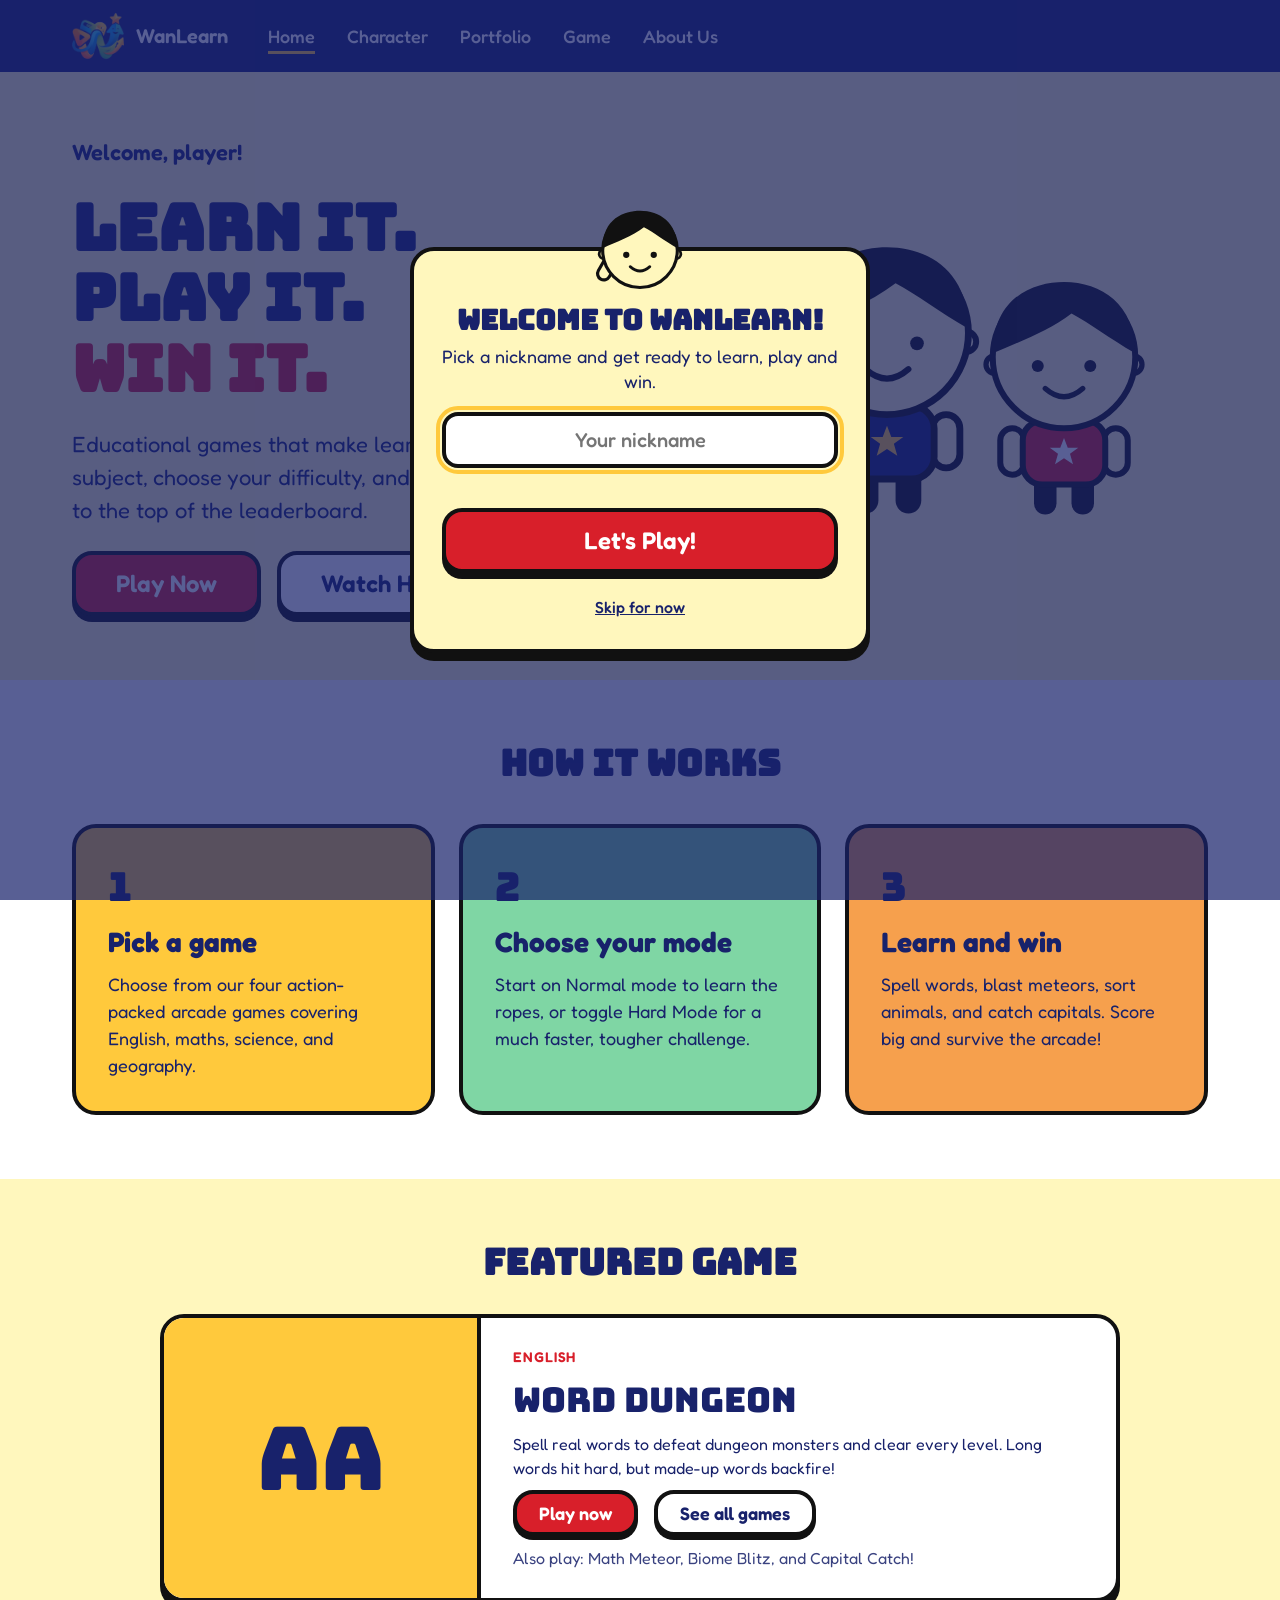
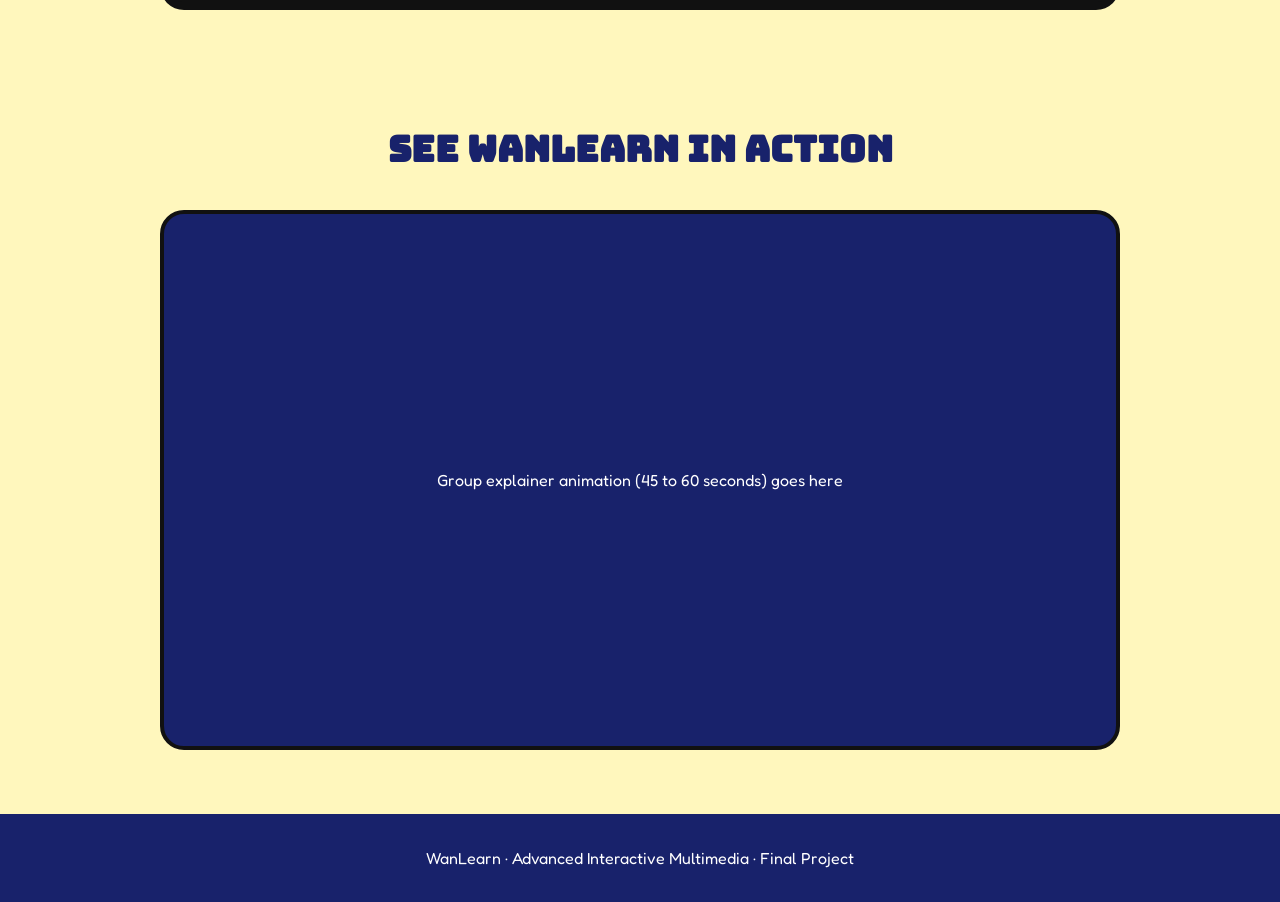
<file: index.html>
<!doctype html>
<html lang="en">
<head>
<meta charset="utf-8">
<meta name="viewport" content="width=device-width, initial-scale=1">
<title>WanLearn | Learn it. Play it. Win it.</title>
<link rel="preconnect" href="https://fonts.googleapis.com">
<link href="https://fonts.googleapis.com/css2?family=Bungee&family=Fredoka:wght@400;500;600&display=swap" rel="stylesheet">
<link rel="icon" type="image/png" href="assets/favicon.png">
<link rel="stylesheet" href="css/styles.css">
<link rel="stylesheet" href="css/popup.css">
</head>
<body>
<header class="nav"><div class="wrap"><a class="brand" href="index.html"><img class="logo" src="assets/logo.png" alt="">WanLearn</a><button class="burger" type="button" aria-expanded="false" aria-controls="site-menu" aria-label="Open menu"><span></span><span></span><span></span></button>
<nav id="site-menu" aria-label="Main"><ul><li><a class="link" href="index.html" aria-current="page">Home</a></li><li><a class="link" href="character.html">Character</a></li><li><a class="link" href="portfolio.html">Portfolio</a></li><li><a class="link" href="game.html">Game</a></li><li><a class="link" href="about.html">About Us</a></li></ul></nav></div></header>

<main>
<section class="hero"><div class="wrap">
<div class="hero-text">
<p class="greet">Welcome, <span class="player-name">player</span>!</p>
<h1>Learn it.<br>Play it.<br><span>Win it.</span></h1>
<p>Educational games that make learning fun. Pick a subject, choose your difficulty, and battle your way to the top of the leaderboard.</p>
<div class="btns"><a class="btn btn-red" href="game.html">Play Now</a><a class="btn btn-white" href="#explainer">Watch How</a></div>
</div>
<div class="hero-art">
<img class="m1" src="assets/mascot.svg" alt="[Character A name], a WanLearn hero">
<img class="m2" src="assets/mascot2.svg" alt="[Character B name], a WanLearn hero">
</div>
</div></section>

<section class="steps"><div class="wrap">
<h2>How it works</h2>
<div class="grid">
  <div class="card c1">
    <span class="n">1</span>
    <h3>Pick a game</h3>
    <p>Choose from our four action-packed arcade games covering English, maths, science, and geography.</p>
  </div>
  <div class="card c2">
    <span class="n">2</span>
    <h3>Choose your mode</h3>
    <p>Start on Normal mode to learn the ropes, or toggle Hard Mode for a much faster, tougher challenge.</p>
  </div>
  <div class="card c3">
    <span class="n">3</span>
    <h3>Learn and win</h3>
    <p>Spell words, blast meteors, sort animals, and catch capitals. Score big and survive the arcade!</p>
  </div>
</div></div></section>

<section class="featured"><div class="wrap">
<h2>Featured game</h2>
<article class="feature">
<div class="fthumb" aria-hidden="true">Aa</div>
<div class="ftext">
<p class="gtag">English</p>
<h3>Word Dungeon</h3>
<p>Spell real words to defeat dungeon monsters and clear every level. Long words hit hard, but made-up words backfire!</p>
<div class="btns"><a class="btn btn-red btn-sm" href="word-dungeon.html">Play now</a><a class="btn btn-white btn-sm" href="game.html">See all games</a></div>
<p class="soonline">Also play: Math Meteor, Biome Blitz, and Capital Catch!</p>
</div>
</article>
</div></section>

<section class="video" id="explainer"><div class="wrap">
<h2>See WanLearn in action</h2>
<!-- Replace this div with: <video controls src="assets/explainer.mp4"></video> -->
<div class="screen"><p>Group explainer animation (45 to 60 seconds) goes here</p></div>
</div></section>
</main>

<footer class="footer">WanLearn · Advanced Interactive Multimedia · Final Project</footer>

<div class="wl-overlay" id="wl-overlay">
  <div class="wl-modal" role="dialog" aria-modal="true" aria-labelledby="wl-title" aria-describedby="wl-text">

    <!-- Placeholder mascot: replace with your own exported character image if you like -->
    <svg class="wl-mascot" viewBox="0 0 280 250" role="img" aria-label="WanLearn mascot waving hello">
      <rect x="55" y="140" width="32" height="62" rx="16" fill="#FFF7BD" stroke="#111111" stroke-width="8" transform="rotate(30 71 140)"/>
      <circle cx="48" cy="130" r="12" fill="#FFF7BD" stroke="#111111" stroke-width="7"/>
      <circle cx="232" cy="130" r="12" fill="#FFF7BD" stroke="#111111" stroke-width="7"/>
      <circle cx="140" cy="120" r="95" fill="#FFF7BD" stroke="#111111" stroke-width="8"/>
      <path d="M45 115 C45 40 100 20 140 20 C190 20 235 50 235 115 C200 95 175 75 150 62 C120 85 80 100 45 115 Z" fill="#111111"/>
      <circle cx="105" cy="132" r="8" fill="#111111"/>
      <circle cx="175" cy="132" r="8" fill="#111111"/>
      <path d="M115 162 Q140 184 165 162" stroke="#111111" stroke-width="7" fill="none" stroke-linecap="round"/>
    </svg>

    <h2 class="wl-title" id="wl-title">Welcome to WanLearn!</h2>
    <p class="wl-text" id="wl-text">Pick a nickname and get ready to learn, play and win.</p>

    <label for="wl-name" style="position:absolute;left:-9999px">Your nickname</label>
    <input class="wl-input" id="wl-name" type="text" maxlength="14" placeholder="Your nickname" autocomplete="off">
    <p class="wl-error" id="wl-error" role="alert"></p>

    <button class="wl-play" id="wl-play" type="button">Let's Play!</button>
    <button class="wl-skip" id="wl-skip" type="button">Skip for now</button>
  </div>
</div>
<script src="js/popup.js"></script>
<script src="js/nav.js"></script>
</body>
</html>
</file>
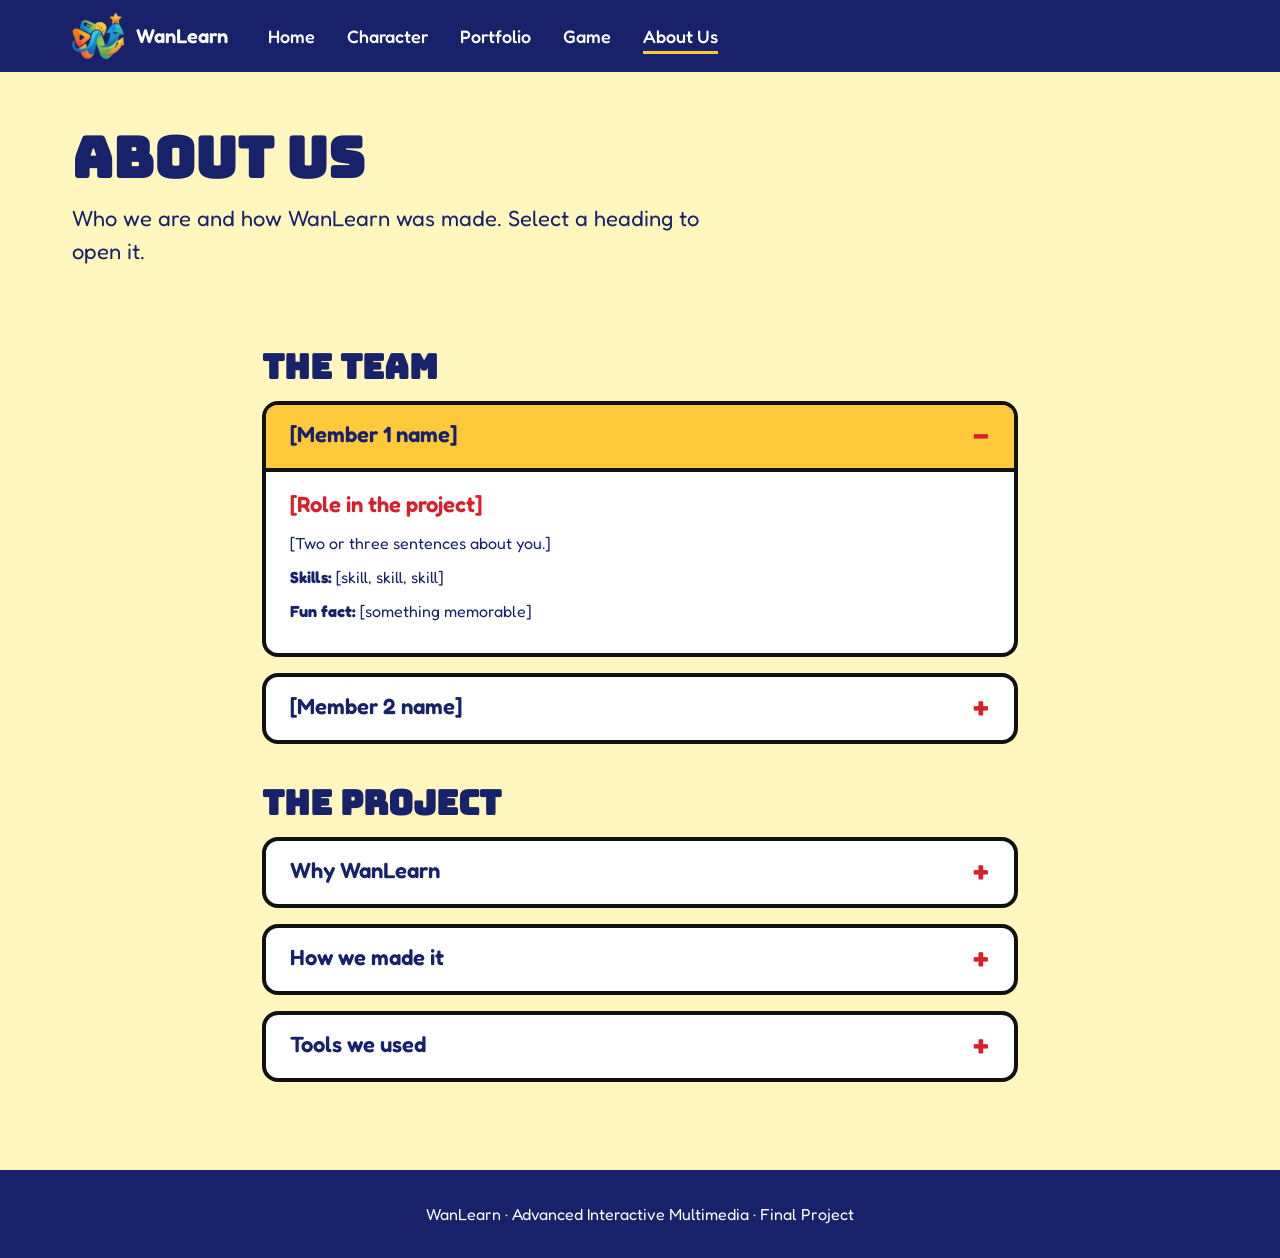
<file: about.html>
<!doctype html>
<html lang="en">
<head>
<meta charset="utf-8">
<meta name="viewport" content="width=device-width, initial-scale=1">
<title>About Us | WanLearn</title>
<link rel="preconnect" href="https://fonts.googleapis.com">
<link href="https://fonts.googleapis.com/css2?family=Bungee&family=Fredoka:wght@400;500;600&display=swap" rel="stylesheet">
<link rel="icon" type="image/png" href="assets/favicon.png">
<link rel="stylesheet" href="css/styles.css">
</head>
<body>
<header class="nav"><div class="wrap"><a class="brand" href="index.html"><img class="logo" src="assets/logo.png" alt="">WanLearn</a><button class="burger" type="button" aria-expanded="false" aria-controls="site-menu" aria-label="Open menu"><span></span><span></span><span></span></button>
<nav id="site-menu" aria-label="Main"><ul><li><a class="link" href="index.html">Home</a></li><li><a class="link" href="character.html">Character</a></li><li><a class="link" href="portfolio.html">Portfolio</a></li><li><a class="link" href="game.html">Game</a></li><li><a class="link" href="about.html" aria-current="page">About Us</a></li></ul></nav></div></header>
<main>
<section class="page-head"><div class="wrap">
<h1>About us</h1>
<p>Who we are and how WanLearn was made. Select a heading to open it.</p>
</div></section>
<section class="about"><div class="wrap narrow">
<h2>The team</h2>
<details class="acc" open><summary>[Member 1 name]</summary><div class="acc-body"><p class="role">[Role in the project]</p><p>[Two or three sentences about you.]</p><p><strong>Skills:</strong> [skill, skill, skill]</p><p><strong>Fun fact:</strong> [something memorable]</p></div></details>
<details class="acc"><summary>[Member 2 name]</summary><div class="acc-body"><p class="role">[Role in the project]</p><p>[Two or three sentences about you.]</p><p><strong>Skills:</strong> [skill, skill, skill]</p><p><strong>Fun fact:</strong> [something memorable]</p></div></details>
<h2>The project</h2>
<details class="acc"><summary>Why WanLearn</summary><div class="acc-body"><p>[Describe the need: what problem WanLearn solves for students and teachers.]</p></div></details>
<details class="acc"><summary>How we made it</summary><div class="acc-body"><p>We followed the UX design lifecycle: <strong>Concept</strong>, <strong>Prototype</strong>, <strong>Evaluation</strong>.</p><p>[Add one sentence about each stage.]</p></div></details>
<details class="acc"><summary>Tools we used</summary><div class="acc-body"><p>[List software, e.g. Adobe Animate, After Effects, Photoshop, HTML, CSS and JavaScript.]</p></div></details>
</div></section>
</main>
<footer class="footer">WanLearn · Advanced Interactive Multimedia · Final Project</footer>
<script src="js/about.js"></script>
<script src="js/nav.js"></script>
</body>
</html>
</file>
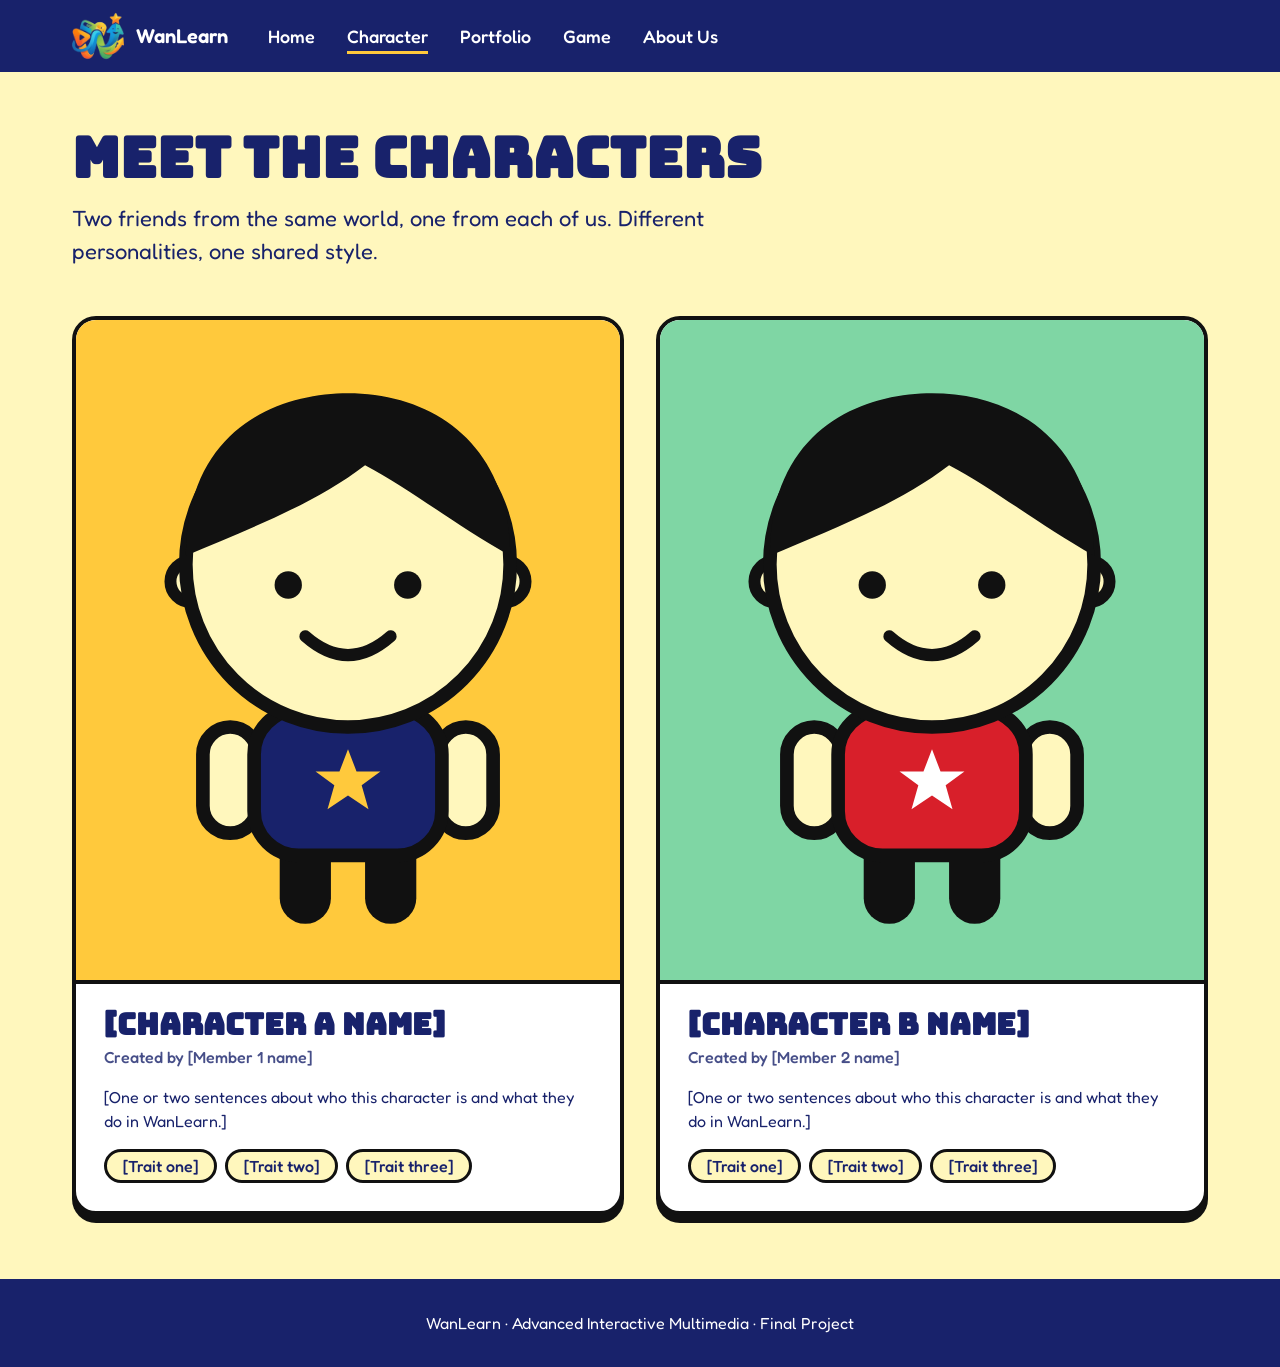
<file: character.html>
<!doctype html>
<html lang="en">
<head>
<meta charset="utf-8">
<meta name="viewport" content="width=device-width, initial-scale=1">
<title>Characters | WanLearn</title>
<link rel="preconnect" href="https://fonts.googleapis.com">
<link href="https://fonts.googleapis.com/css2?family=Bungee&family=Fredoka:wght@400;500;600&display=swap" rel="stylesheet">
<link rel="icon" type="image/png" href="assets/favicon.png">
<link rel="stylesheet" href="css/styles.css">
</head>
<body>
<header class="nav"><div class="wrap"><a class="brand" href="index.html"><img class="logo" src="assets/logo.png" alt="">WanLearn</a><button class="burger" type="button" aria-expanded="false" aria-controls="site-menu" aria-label="Open menu"><span></span><span></span><span></span></button>
<nav id="site-menu" aria-label="Main"><ul><li><a class="link" href="index.html">Home</a></li><li><a class="link" href="character.html" aria-current="page">Character</a></li><li><a class="link" href="portfolio.html">Portfolio</a></li><li><a class="link" href="game.html">Game</a></li><li><a class="link" href="about.html">About Us</a></li></ul></nav></div></header>
<main>
<section class="page-head"><div class="wrap">
<h1>Meet the characters</h1>
<p>Two friends from the same world, one from each of us. Different personalities, one shared style.</p>
</div></section>
<section class="chars"><div class="wrap grid2">
<article class="char-card ca">
<div class="stage">
<!-- To use your animation, replace the img with:
<video controls loop muted playsinline poster="assets/mascot.svg" src="assets/character-a.mp4"></video> -->
<img src="assets/mascot.svg" alt="[Character A name], animated character (placeholder)">
</div>
<div class="char-info">
<h2>[Character A name]</h2>
<p class="by">Created by [Member 1 name]</p>
<p>[One or two sentences about who this character is and what they do in WanLearn.]</p>
<ul class="traits"><li>[Trait one]</li><li>[Trait two]</li><li>[Trait three]</li></ul>
</div>
</article>
<article class="char-card cb">
<div class="stage">
<!-- To use your animation, replace the img with:
<video controls loop muted playsinline poster="assets/mascot2.svg" src="assets/character-b.mp4"></video> -->
<img src="assets/mascot2.svg" alt="[Character B name], animated character (placeholder)">
</div>
<div class="char-info">
<h2>[Character B name]</h2>
<p class="by">Created by [Member 2 name]</p>
<p>[One or two sentences about who this character is and what they do in WanLearn.]</p>
<ul class="traits"><li>[Trait one]</li><li>[Trait two]</li><li>[Trait three]</li></ul>
</div>
</article>
</div></section>
</main>
<footer class="footer">WanLearn · Advanced Interactive Multimedia · Final Project</footer>
<script src="js/nav.js"></script>
</body>
</html>
</file>
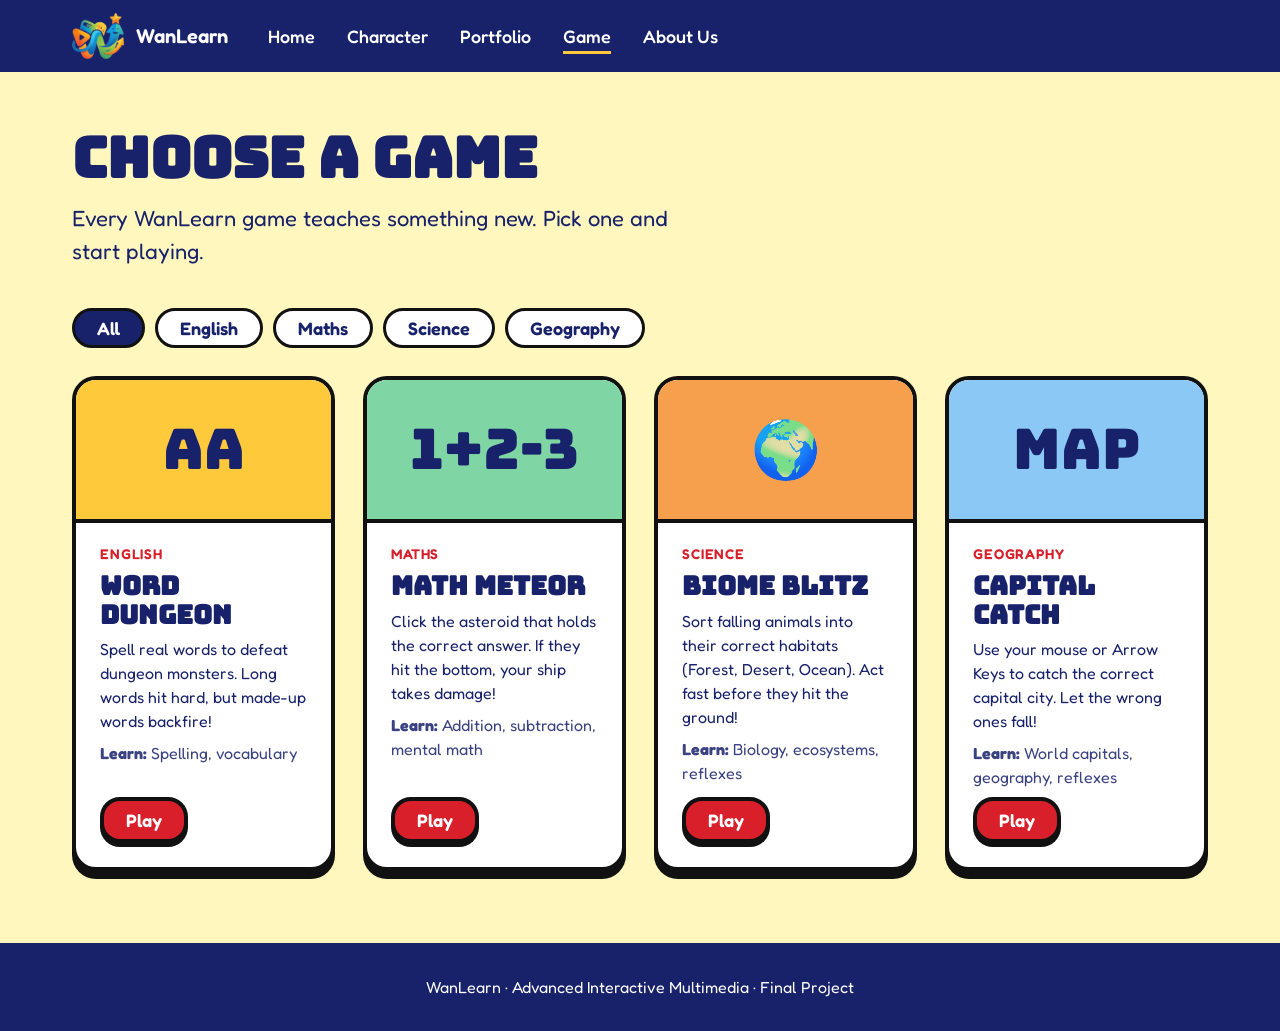
<file: game.html>
<!doctype html>
<html lang="en">
<head>
<meta charset="utf-8">
<meta name="viewport" content="width=device-width, initial-scale=1">
<title>Games | WanLearn</title>
<link rel="preconnect" href="https://fonts.googleapis.com">
<link href="https://fonts.googleapis.com/css2?family=Bungee&family=Fredoka:wght@400;500;600&display=swap" rel="stylesheet">
<link rel="icon" type="image/png" href="assets/favicon.png">
<link rel="stylesheet" href="css/styles.css">
</head>
<body>
<header class="nav">
  <div class="wrap">
    <a class="brand" href="index.html"><img class="logo" src="assets/logo.png" alt="">WanLearn</a>
    <button class="burger" type="button" aria-expanded="false" aria-controls="site-menu" aria-label="Open menu"><span></span><span></span><span></span></button>
    <nav id="site-menu" aria-label="Main">
      <ul>
        <li><a class="link" href="index.html">Home</a></li>
        <li><a class="link" href="character.html">Character</a></li>
        <li><a class="link" href="portfolio.html">Portfolio</a></li>
        <li><a class="link" href="game.html" aria-current="page">Game</a></li>
        <li><a class="link" href="about.html">About Us</a></li>
      </ul>
    </nav>
  </div>
</header>

<main>
  <section class="page-head">
    <div class="wrap">
      <h1>Choose a game</h1>
      <p>Every WanLearn game teaches something new. Pick one and start playing.</p>
    </div>
  </section>

  <section class="library">
    <div class="wrap">
      <!-- Subject Filters -->
      <div class="filters" role="group" aria-label="Filter games by subject">
        <button class="chip" type="button" data-filter="all" aria-pressed="true">All</button>
        <button class="chip" type="button" data-filter="english" aria-pressed="false">English</button>
        <button class="chip" type="button" data-filter="maths" aria-pressed="false">Maths</button>
        <button class="chip" type="button" data-filter="science" aria-pressed="false">Science</button>
        <button class="chip" type="button" data-filter="geography" aria-pressed="false">Geography</button>
      </div>

      <!-- Game Cards -->
      <div class="gcards">
        
        <!-- ENGLISH GAME -->
        <article class="gcard gc-eng" data-subject="english">
          <div class="gthumb" aria-hidden="true">Aa</div>
          <div class="gbody">
            <p class="gtag">English</p>
            <h2>Word Dungeon</h2>
            <p>Spell real words to defeat dungeon monsters. Long words hit hard, but made-up words backfire!</p>
            <p class="gskills"><strong>Learn:</strong> Spelling, vocabulary</p>
            <a class="btn btn-red btn-sm" href="word-dungeon.html">Play</a>
          </div>
        </article>

        <!-- MATHS GAME -->
        <article class="gcard gc-math" data-subject="maths">
          <div class="gthumb" aria-hidden="true">1+2-3</div>
          <div class="gbody">
            <p class="gtag">Maths</p>
            <h2>Math Meteor</h2>
            <p>Click the asteroid that holds the correct answer. If they hit the bottom, your ship takes damage!</p>
            <p class="gskills"><strong>Learn:</strong> Addition, subtraction, mental math</p>
            <a class="btn btn-red btn-sm" href="maths-game.html">Play</a>
          </div>
        </article>

        <!-- SCIENCE GAME (UPDATED) -->
        <article class="gcard gc-sci" data-subject="science">
          <div class="gthumb" aria-hidden="true">🌍</div>
          <div class="gbody">
            <p class="gtag">Science</p>
            <h2>Biome Blitz</h2>
            <p>Sort falling animals into their correct habitats (Forest, Desert, Ocean). Act fast before they hit the ground!</p>
            <p class="gskills"><strong>Learn:</strong> Biology, ecosystems, reflexes</p>
            <a class="btn btn-red btn-sm" href="science-game.html">Play</a>
          </div>
        </article>

        <!-- GEOGRAPHY GAME -->
        <article class="gcard gc-geo" data-subject="geography">
          <div class="gthumb" aria-hidden="true">Map</div>
          <div class="gbody">
            <p class="gtag">Geography</p>
            <h2>Capital Catch</h2>
            <p>Use your mouse or Arrow Keys to catch the correct capital city. Let the wrong ones fall!</p>
            <p class="gskills"><strong>Learn:</strong> World capitals, geography, reflexes</p>
            <a class="btn btn-red btn-sm" href="geography-game.html">Play</a>
          </div>
        </article>

      </div>
    </div>
  </section>
</main>

<footer class="footer">WanLearn · Advanced Interactive Multimedia · Final Project</footer>
<script src="js/games.js"></script>
<script src="js/nav.js"></script>
</body>
</html>
</file>
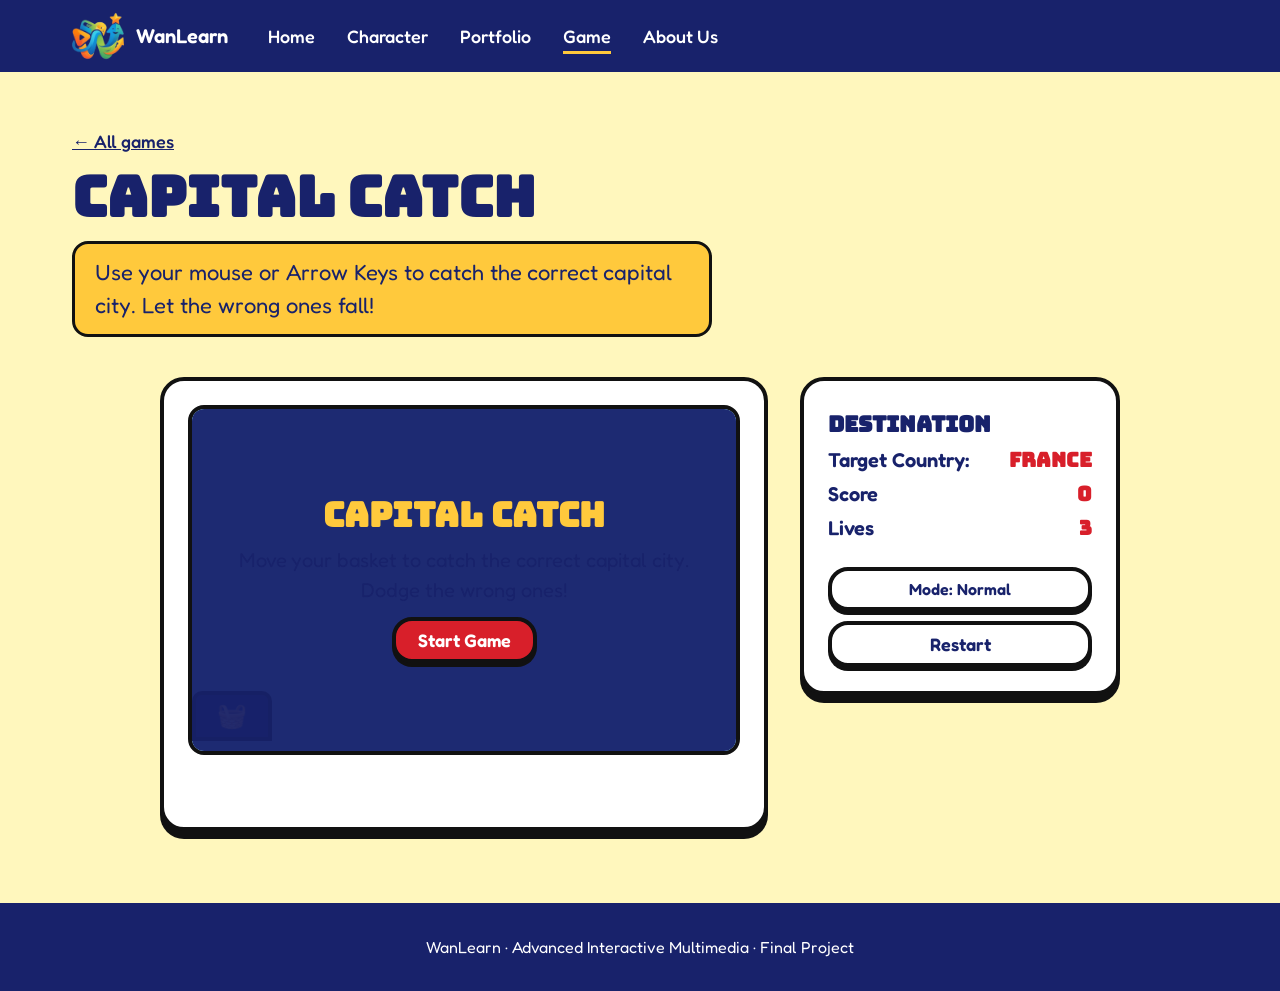
<file: geography-game.html>
<!doctype html>
<html lang="en">
<head>
<meta charset="utf-8">
<meta name="viewport" content="width=device-width, initial-scale=1">
<title>Capital Catch | WanLearn</title>
<link href="https://fonts.googleapis.com/css2?family=Bungee&family=Fredoka:wght@400;500;600&display=swap" rel="stylesheet">
<link rel="icon" type="image/png" href="assets/favicon.png">
<link rel="stylesheet" href="css/styles.css">
</head>
<body>
<header class="nav"><div class="wrap"><a class="brand" href="index.html"><img class="logo" src="assets/logo.png" alt="">WanLearn</a><button class="burger" type="button" aria-expanded="false" aria-controls="site-menu" aria-label="Open menu"><span></span><span></span><span></span></button>
<nav id="site-menu" aria-label="Main"><ul><li><a class="link" href="index.html">Home</a></li><li><a class="link" href="character.html">Character</a></li><li><a class="link" href="portfolio.html">Portfolio</a></li><li><a class="link" href="game.html" aria-current="page">Game</a></li><li><a class="link" href="about.html">About Us</a></li></ul></nav></div></header>
<main>
<section class="page-head"><div class="wrap">
<p class="crumb"><a href="game.html">&larr; All games</a></p>
<h1>Capital Catch</h1>
<p class="banner">Use your mouse or Arrow Keys to catch the correct capital city. Let the wrong ones fall!</p>
</div></section>
<section class="game"><div class="wrap">
<div class="playfield">
  <div class="board-panel">
    <div class="catch-area" id="catch-area">
      <!-- START OVERLAY -->
      <div class="overlay" id="start-screen" style="border-radius: 12px; z-index: 100;">
        <h2>Capital Catch</h2>
        <p>Move your basket to catch the correct capital city. Dodge the wrong ones!</p>
        <button class="btn btn-red btn-sm" id="start-btn" type="button">Start Game</button>
      </div>
      
      <div class="player-basket" id="basket">🧺</div>
    </div>
    <p class="game-msg" id="msg" style="text-align:center;"></p>
  </div>
  <aside class="side">
    <h2>Destination</h2>
    <p class="stat">Target Country: <span id="country">France</span></p>
    <p class="stat">Score <span id="score">0</span></p>
    <p class="stat">Lives <span id="lives" style="color:#D81F2A">3</span></p>
    
    <button class="btn btn-white btn-sm" id="mode-toggle" style="width:100%; margin-top:20px; font-size:16px;" type="button">Mode: Normal</button>
    <button class="btn btn-white btn-sm" id="restart" style="width:100%; margin-top:10px;" type="button">Restart</button>
  </aside>
</div>
</div></section>
</main>
<footer class="footer">WanLearn · Advanced Interactive Multimedia · Final Project</footer>
<script src="js/geography-game.js"></script>
<script src="js/nav.js"></script>
</body>
</html>
</file>
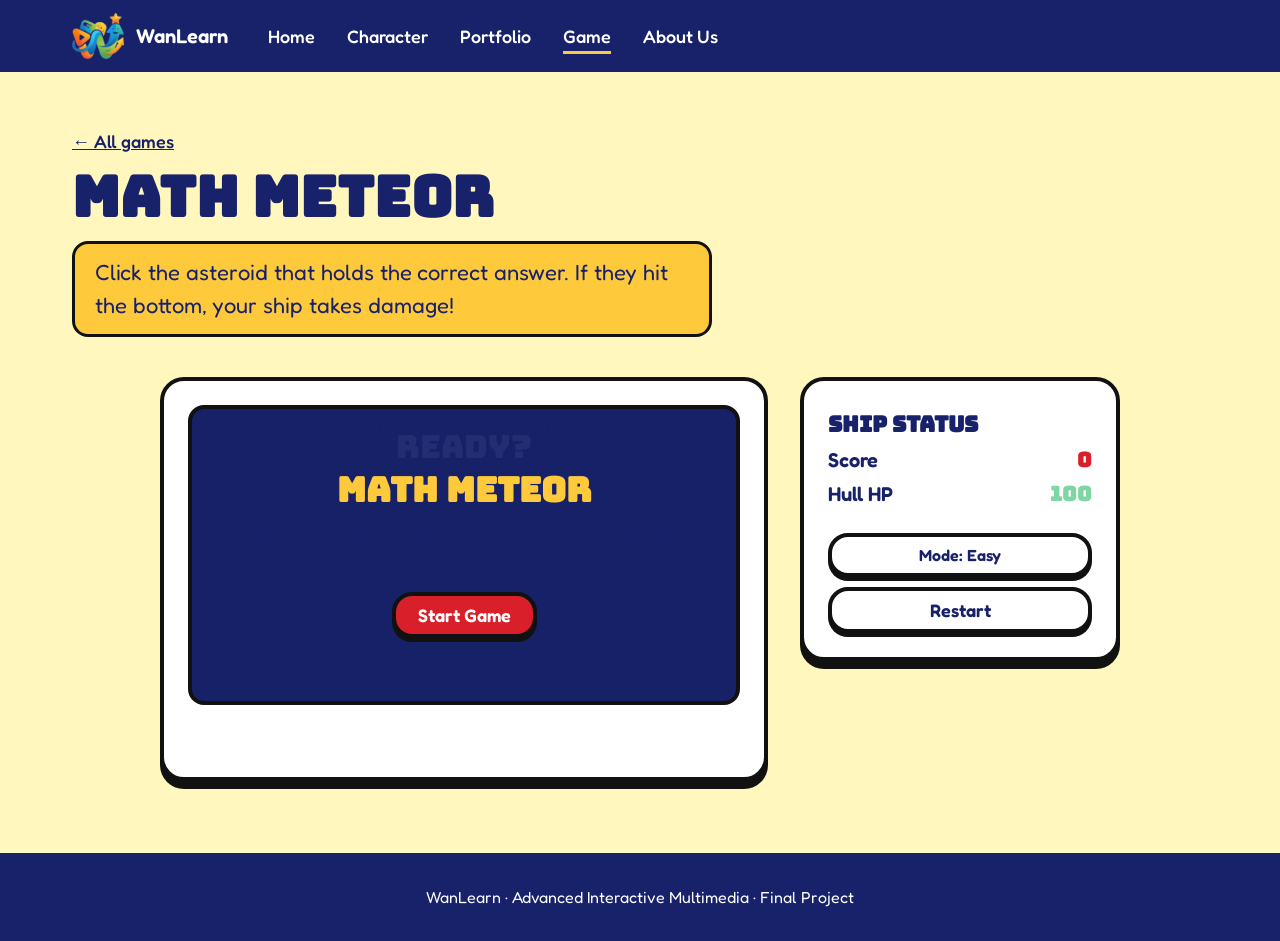
<file: maths-game.html>
<!doctype html>
<html lang="en">
<head>
<meta charset="utf-8">
<meta name="viewport" content="width=device-width, initial-scale=1">
<title>Math Meteor | WanLearn</title>
<link href="https://fonts.googleapis.com/css2?family=Bungee&family=Fredoka:wght@400;500;600&display=swap" rel="stylesheet">
<link rel="icon" type="image/png" href="assets/favicon.png">
<link rel="stylesheet" href="css/styles.css">
</head>
<body>
<header class="nav"><div class="wrap"><a class="brand" href="index.html"><img class="logo" src="assets/logo.png" alt="">WanLearn</a><button class="burger" type="button" aria-expanded="false" aria-controls="site-menu" aria-label="Open menu"><span></span><span></span><span></span></button>
<nav id="site-menu" aria-label="Main"><ul><li><a class="link" href="index.html">Home</a></li><li><a class="link" href="character.html">Character</a></li><li><a class="link" href="portfolio.html">Portfolio</a></li><li><a class="link" href="game.html" aria-current="page">Game</a></li><li><a class="link" href="about.html">About Us</a></li></ul></nav></div></header>
<main>
<section class="page-head"><div class="wrap">
<p class="crumb"><a href="game.html">&larr; All games</a></p>
<h1>Math Meteor</h1>
<p class="banner">Click the asteroid that holds the correct answer. If they hit the bottom, your ship takes damage!</p>
</div></section>
<section class="game"><div class="wrap">
<div class="playfield">
  <div class="board-panel">
    <div class="meteor-area" id="meteor-area">
      <div class="equation" id="equation">Ready?</div>
      
      <!-- START OVERLAY -->
      <div class="overlay" id="start-screen" style="border-radius: 12px; z-index: 100;">
        <h2>Math Meteor</h2>
        <p>Click the meteor with the correct answer before it hits the ship!</p>
        <button class="btn btn-red btn-sm" id="start-btn" type="button">Start Game</button>
      </div>
    </div>
    <p class="game-msg" id="msg" style="text-align:center;"></p>
  </div>
  <aside class="side">
    <h2>Ship Status</h2>
    <p class="stat">Score <span id="score">0</span></p>
    <p class="stat">Hull HP <span id="hp" style="color:#7FD6A4">100</span></p>
    
    <button class="btn btn-white btn-sm" id="mode-toggle" style="width:100%; margin-top:20px; font-size:16px;" type="button">Mode: Easy</button>
    <button class="btn btn-white btn-sm" id="restart" style="width:100%; margin-top:10px;" type="button">Restart</button>
  </aside>
</div>
</div></section>
</main>
<footer class="footer">WanLearn · Advanced Interactive Multimedia · Final Project</footer>
<script src="js/maths-game.js"></script>
<script src="js/nav.js"></script>
</body>
</html>
</file>
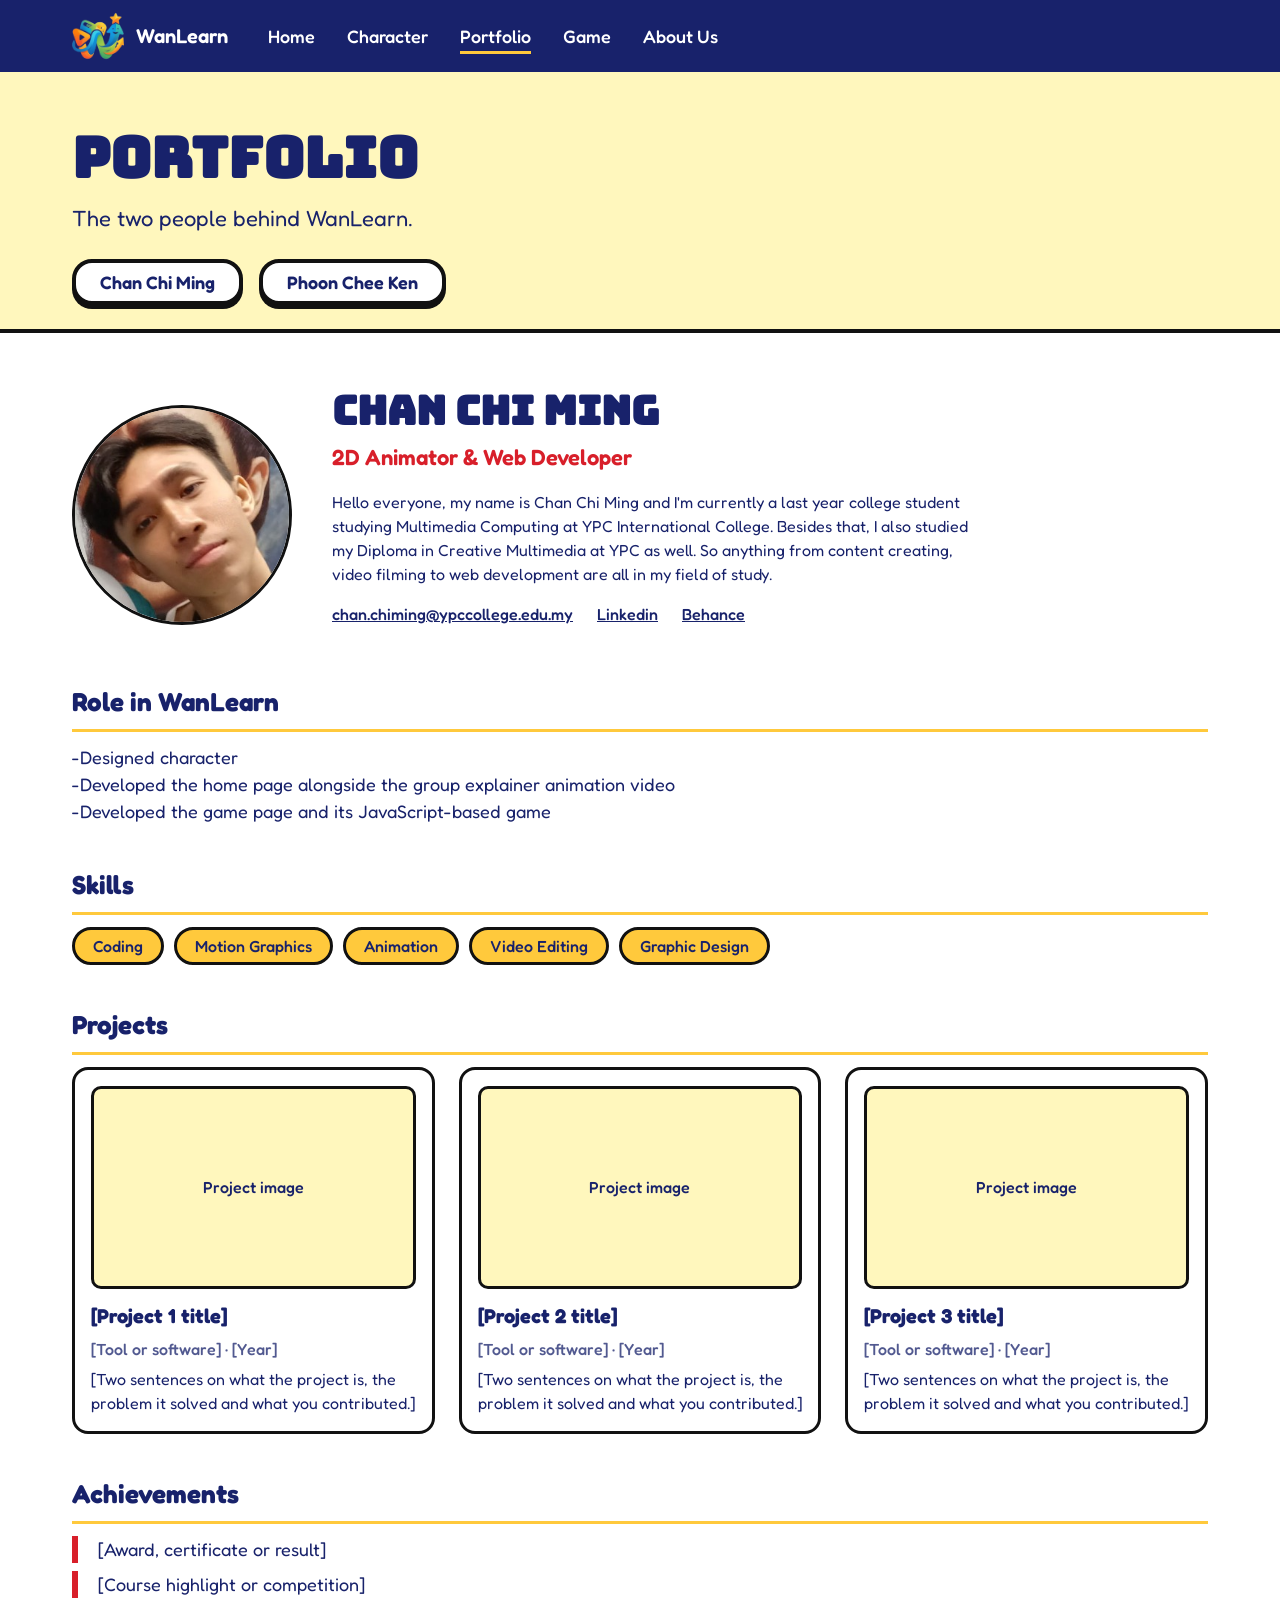
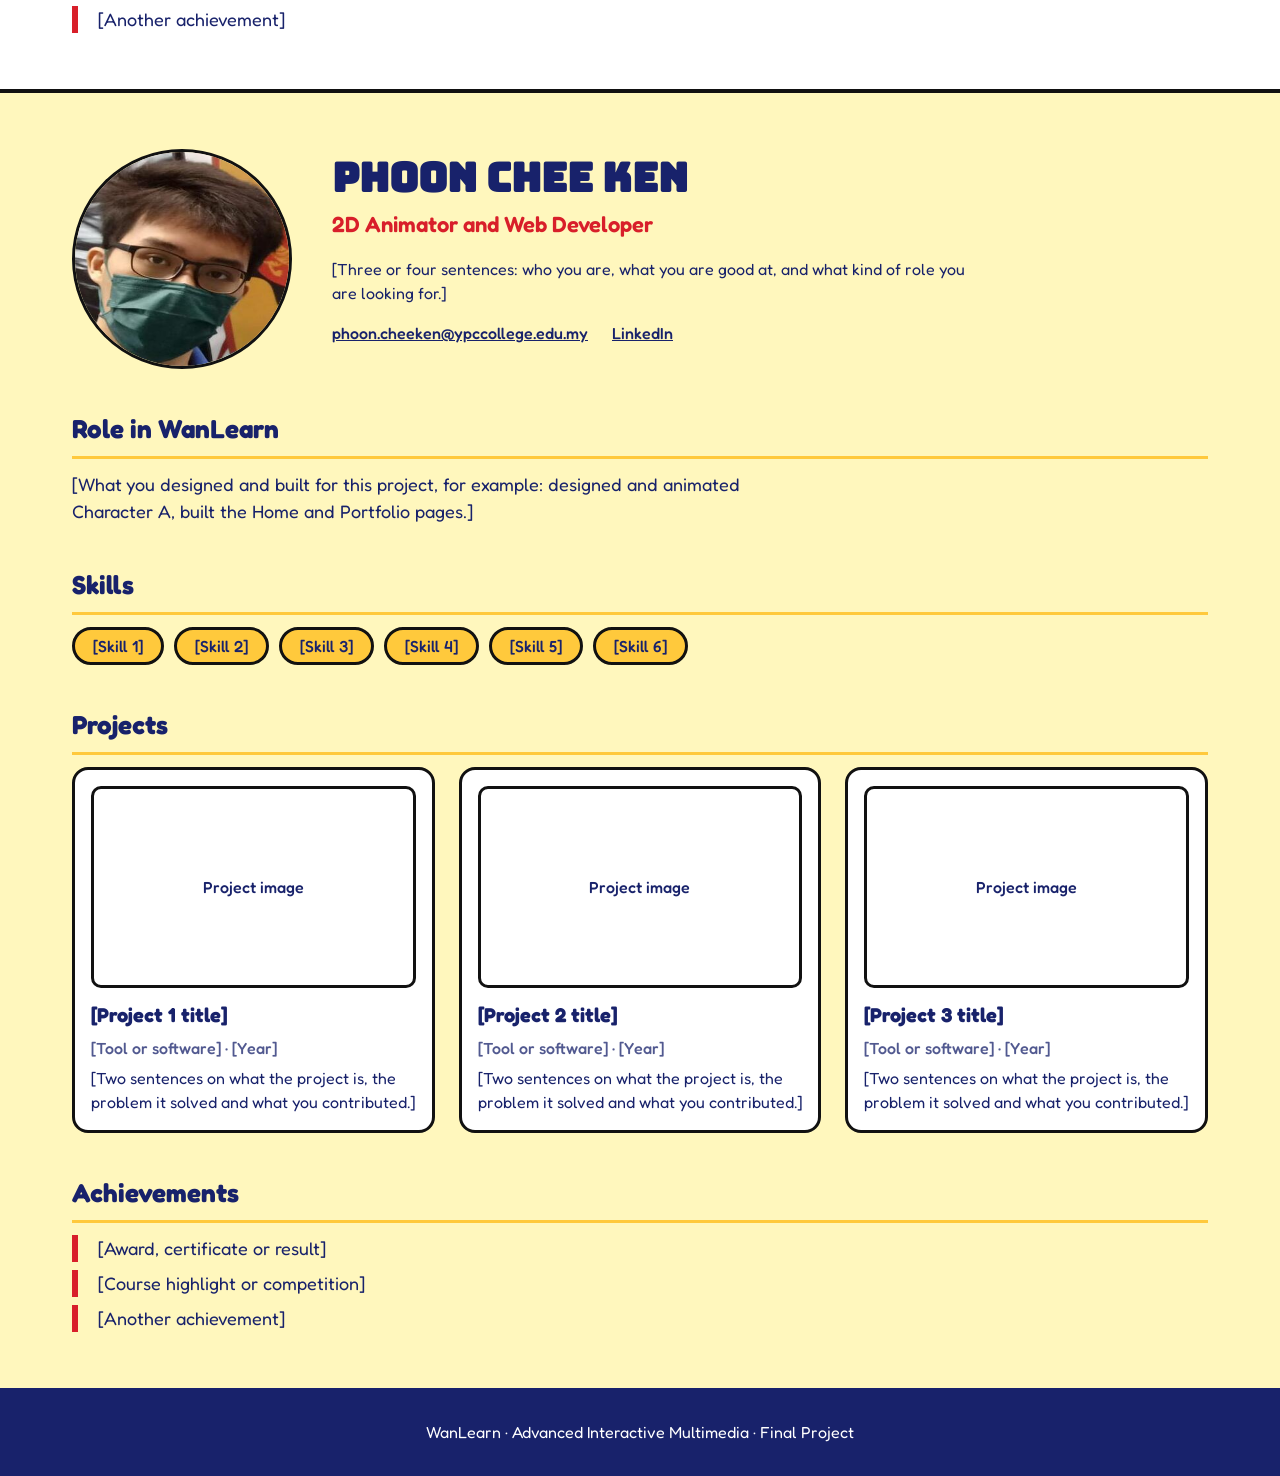
<file: portfolio.html>
<!doctype html>
<html lang="en">
<head>
<meta charset="utf-8">
<meta name="viewport" content="width=device-width, initial-scale=1">
<title>Portfolio | WanLearn</title>
<link rel="preconnect" href="https://fonts.googleapis.com">
<link href="https://fonts.googleapis.com/css2?family=Bungee&family=Fredoka:wght@400;500;600&display=swap" rel="stylesheet">
<link rel="icon" type="image/png" href="assets/favicon.png">
<link rel="stylesheet" href="css/styles.css">
</head>
<body>
<header class="nav"><div class="wrap"><a class="brand" href="index.html"><img class="logo" src="assets/logo.png" alt="">WanLearn</a><button class="burger" type="button" aria-expanded="false" aria-controls="site-menu" aria-label="Open menu"><span></span><span></span><span></span></button>
<nav id="site-menu" aria-label="Main"><ul><li><a class="link" href="index.html">Home</a></li><li><a class="link" href="character.html">Character</a></li><li><a class="link" href="portfolio.html" aria-current="page">Portfolio</a></li><li><a class="link" href="game.html">Game</a></li><li><a class="link" href="about.html">About Us</a></li></ul></nav></div></header>
<main>
<section class="page-head"><div class="wrap">
<h1>Portfolio</h1>
<p>The two people behind WanLearn.</p>
<p class="jump"><a class="btn btn-white" href="#member1">Chan Chi Ming</a> <a class="btn btn-white" href="#member2">Phoon Chee Ken</a></p>
</div></section>
<section class="person" id="member1" aria-labelledby="name1"><div class="wrap">
<div class="profile">
<img class="photo" src="assets/profile.jpeg" alt="Photo of Chan Chi Ming" width="220" height="220">
<div class="profile-text">
<h2 id="name1">Chan Chi Ming</h2>
<p class="role">2D Animator & Web Developer</p>
<p>Hello everyone, my name is Chan Chi Ming and I'm currently a last year college student studying Multimedia Computing at YPC International College. Besides that, I also studied my Diploma in Creative Multimedia at YPC as well. So anything from content creating, video filming to web development are all in my field of study.</p>
<p class="contact"><a href="chan.chiming@ypccollege.edu.my">chan.chiming@ypccollege.edu.my</a> <a href="https://www.linkedin.com/in/chan-chi-ming-74866421a/">Linkedin</a><a href="https://www.behance.net/chanming4">Behance</a></p>
</div></div>

<h3 class="sub">Role in WanLearn</h3>
<p class="lead">-Designed character</p>
<p class="lead">-Developed the home page alongside the group explainer animation video</p>
<p class="lead">-Developed the game page and its JavaScript-based game</p>

<h3 class="sub">Skills</h3>
<ul class="skills"><li>Coding</li><li>Motion Graphics</li><li>Animation</li><li>Video Editing</li><li>Graphic Design</li></ul>

<h3 class="sub">Projects</h3>
<div class="projects"><article class="proj">
<div class="thumb" role="img" aria-label="Project 1 image placeholder">Project image</div>
<h4>[Project 1 title]</h4>
<p class="meta">[Tool or software] · [Year]</p>
<p>[Two sentences on what the project is, the problem it solved and what you contributed.]</p>
</article><article class="proj">
<div class="thumb" role="img" aria-label="Project 2 image placeholder">Project image</div>
<h4>[Project 2 title]</h4>
<p class="meta">[Tool or software] · [Year]</p>
<p>[Two sentences on what the project is, the problem it solved and what you contributed.]</p>
</article><article class="proj">
<div class="thumb" role="img" aria-label="Project 3 image placeholder">Project image</div>
<h4>[Project 3 title]</h4>
<p class="meta">[Tool or software] · [Year]</p>
<p>[Two sentences on what the project is, the problem it solved and what you contributed.]</p>
</article></div>

<h3 class="sub">Achievements</h3>
<ul class="ach"><li>[Award, certificate or result]</li><li>[Course highlight or competition]</li><li>[Another achievement]</li></ul>
</div></section>
<section class="person" id="member2" aria-labelledby="name2"><div class="wrap">
<div class="profile">
<img class="photo" src="assets/profile2.jpeg" alt="Photo of Phoon Chee Ken" width="220" height="220">
<div class="profile-text">
<h2 id="name2">Phoon Chee Ken</h2>
<p class="role">2D Animator and Web Developer</p>
<p>[Three or four sentences: who you are, what you are good at, and what kind of role you are looking for.]</p>
<p class="contact"><a href="phoon.cheeken@ypccollege.edu.my">phoon.cheeken@ypccollege.edu.my</a> <a href="www.linkedin.com/in/chee-ken-phoon-b663bb2b0">LinkedIn</a></p>
</div></div>

<h3 class="sub">Role in WanLearn</h3>
<p class="lead">[What you designed and built for this project, for example: designed and animated Character A, built the Home and Portfolio pages.]</p>

<h3 class="sub">Skills</h3>
<ul class="skills"><li>[Skill 1]</li><li>[Skill 2]</li><li>[Skill 3]</li><li>[Skill 4]</li><li>[Skill 5]</li><li>[Skill 6]</li></ul>

<h3 class="sub">Projects</h3>
<div class="projects"><article class="proj">
<div class="thumb" role="img" aria-label="Project 1 image placeholder">Project image</div>
<h4>[Project 1 title]</h4>
<p class="meta">[Tool or software] · [Year]</p>
<p>[Two sentences on what the project is, the problem it solved and what you contributed.]</p>
</article><article class="proj">
<div class="thumb" role="img" aria-label="Project 2 image placeholder">Project image</div>
<h4>[Project 2 title]</h4>
<p class="meta">[Tool or software] · [Year]</p>
<p>[Two sentences on what the project is, the problem it solved and what you contributed.]</p>
</article><article class="proj">
<div class="thumb" role="img" aria-label="Project 3 image placeholder">Project image</div>
<h4>[Project 3 title]</h4>
<p class="meta">[Tool or software] · [Year]</p>
<p>[Two sentences on what the project is, the problem it solved and what you contributed.]</p>
</article></div>

<h3 class="sub">Achievements</h3>
<ul class="ach"><li>[Award, certificate or result]</li><li>[Course highlight or competition]</li><li>[Another achievement]</li></ul>
</div></section>
</main>
<footer class="footer">WanLearn · Advanced Interactive Multimedia · Final Project</footer>
<script src="js/nav.js"></script>
</body>
</html>
</file>
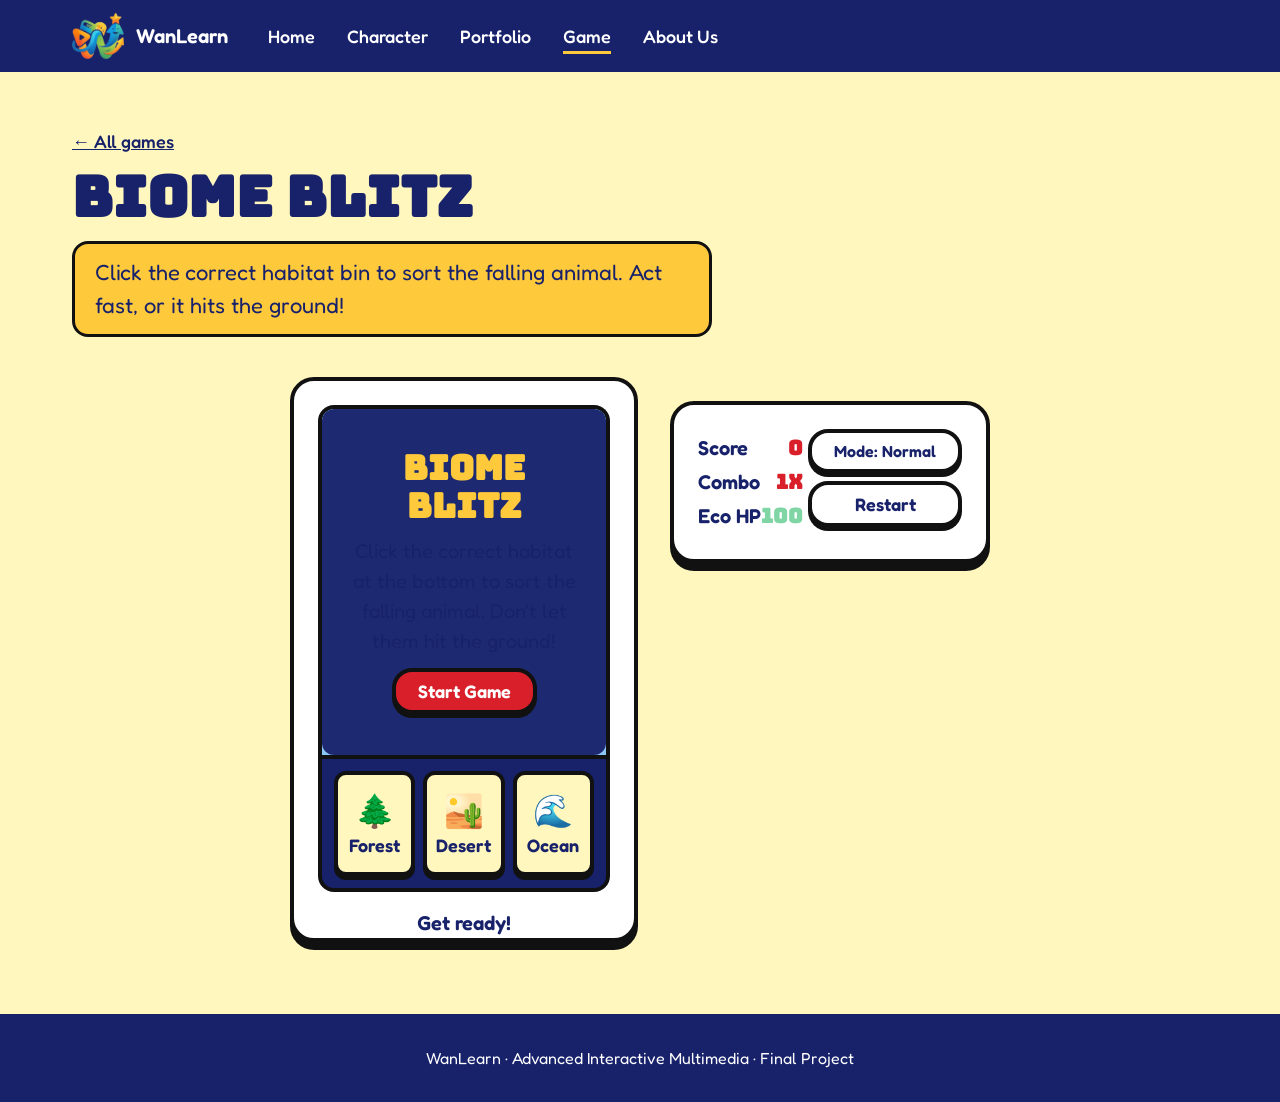
<file: science-game.html>
<!doctype html>
<html lang="en">
<head>
<meta charset="utf-8">
<meta name="viewport" content="width=device-width, initial-scale=1">
<title>Biome Blitz | WanLearn</title>
<link href="https://fonts.googleapis.com/css2?family=Bungee&family=Fredoka:wght@400;500;600&display=swap" rel="stylesheet">
<link rel="icon" type="image/png" href="assets/favicon.png">
<link rel="stylesheet" href="css/styles.css">
</head>
<body>
<header class="nav"><div class="wrap"><a class="brand" href="index.html"><img class="logo" src="assets/logo.png" alt="">WanLearn</a><button class="burger" type="button" aria-expanded="false" aria-controls="site-menu" aria-label="Open menu"><span></span><span></span><span></span></button>
<nav id="site-menu" aria-label="Main"><ul><li><a class="link" href="index.html">Home</a></li><li><a class="link" href="character.html">Character</a></li><li><a class="link" href="portfolio.html">Portfolio</a></li><li><a class="link" href="game.html" aria-current="page">Game</a></li><li><a class="link" href="about.html">About Us</a></li></ul></nav></div></header>
<main>
<section class="page-head"><div class="wrap">
<p class="crumb"><a href="game.html">&larr; All games</a></p>
<h1>Biome Blitz</h1>
<p class="banner">Click the correct habitat bin to sort the falling animal. Act fast, or it hits the ground!</p>
</div></section>

<section class="game"><div class="wrap">
<div class="playfield" style="max-width: 700px; margin: 0 auto;">
  <div class="board-panel" style="padding-bottom: 0;">
    
    <div class="biome-area" id="biome-area">
      <!-- START OVERLAY -->
      <div class="overlay" id="start-screen" style="border-radius: 12px; z-index: 100;">
        <h2>Biome Blitz</h2>
        <p>Click the correct habitat at the bottom to sort the falling animal. Don't let them hit the ground!</p>
        <button class="btn btn-red btn-sm" id="start-btn" type="button">Start Game</button>
      </div>
    </div>
    
    <div class="biome-bins">
      <button class="bin-btn" data-bin="forest"><span>🌲</span> Forest</button>
      <button class="bin-btn" data-bin="desert"><span>🏜️</span> Desert</button>
      <button class="bin-btn" data-bin="ocean"><span>🌊</span> Ocean</button>
    </div>

    <p class="game-msg" id="msg" style="text-align:center; margin-top:16px; font-size:20px;">Get ready!</p>
  </div>

  <aside class="side" style="margin-top: 24px;">
    <div style="display:flex; justify-content:space-between; align-items: flex-start;">
      <div>
        <p class="stat">Score <span id="score">0</span></p>
        <p class="stat">Combo <span id="combo">1x</span></p>
        <p class="stat">Eco HP <span id="hp" style="color:#7FD6A4">100</span></p>
      </div>
      <div style="display:flex; flex-direction:column; gap:8px;">
        <button class="btn btn-white btn-sm" id="mode-toggle" style="font-size:16px;" type="button">Mode: Normal</button>
        <button class="btn btn-white btn-sm" id="restart" type="button">Restart</button>
      </div>
    </div>
  </aside>
</div>
</div></section>
</main>
<footer class="footer">WanLearn · Advanced Interactive Multimedia · Final Project</footer>
<script src="js/science-game.js"></script>
<script src="js/nav.js"></script>
</body>
</html>
</file>
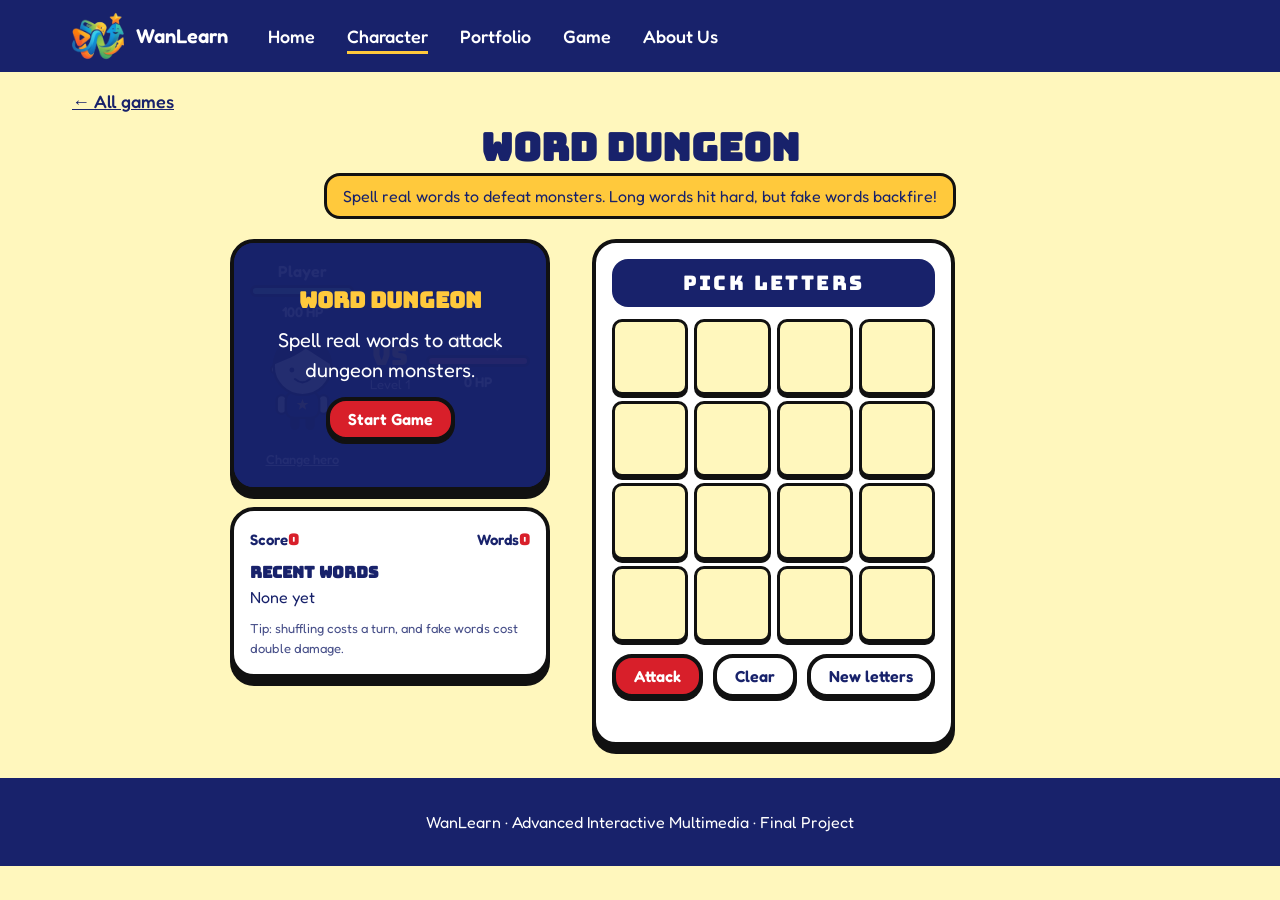
<file: word-dungeon.html>
<!doctype html>
<html lang="en">
<head>
<meta charset="utf-8">
<meta name="viewport" content="width=device-width, initial-scale=1">
<title>Word Dungeon | WanLearn</title>
<link rel="preconnect" href="https://fonts.googleapis.com">
<link href="https://fonts.googleapis.com/css2?family=Bungee&family=Fredoka:wght@400;500;600&display=swap" rel="stylesheet">
<link rel="icon" type="image/png" href="assets/favicon.png">
<link rel="stylesheet" href="css/styles.css">
</head>
<body>
<header class="nav"><div class="wrap"><a class="brand" href="index.html"><img class="logo" src="assets/logo.png" alt="">WanLearn</a><button class="burger" type="button" aria-expanded="false" aria-controls="site-menu" aria-label="Open menu"><span></span><span></span><span></span></button>
<nav id="site-menu" aria-label="Main"><ul><li><a class="link" href="index.html">Home</a></li><li><a class="link" href="character.html" aria-current="page">Character</a></li><li><a class="link" href="portfolio.html">Portfolio</a></li><li><a class="link" href="game.html">Game</a></li><li><a class="link" href="about.html">About Us</a></li></ul></nav></div></header>

<main class="game wd-page">
  <div class="wrap">
    <!-- Compact Header -->
    <div class="wd-header">
      <p class="crumb" style="margin:0 0 8px;"><a href="game.html">&larr; All games</a></p>
      <h1>Word Dungeon</h1>
      <p class="banner" style="font-size:16px; padding:8px 16px;">Spell real words to defeat monsters. Long words hit hard, but fake words backfire!</p>
    </div>

    <!-- Side-by-Side Layout -->
    <div class="wd-layout">
      
      <!-- LEFT COLUMN: Arena and Stats -->
      <div class="wd-left-col">
        
        <!-- Arena -->
        <div class="arena" id="arena">
          <div class="overlay" id="start-screen" style="z-index: 100;">
            <h2>Word Dungeon</h2>
            <p>Spell real words to attack dungeon monsters.</p>
            <button class="btn btn-red btn-sm" id="start-btn" type="button">Start Game</button>
          </div>

          <div class="fighter me">
            <p class="fname" id="nick">Player</p>
            <div class="bar" id="hero-bar" role="progressbar" aria-label="Your health" aria-valuemin="0" aria-valuemax="100" aria-valuenow="100"><div class="fill" id="hero-fill"></div></div>
            <p class="hp"><span id="hero-hp">100</span> HP</p>
            <img class="hero-img" id="hero-img" src="assets/mascot.svg" alt="Your WanLearn hero">
            <button class="link-btn" id="change" type="button">Change hero</button>
          </div>
          
          <div class="mid"><p class="vs">VS</p><p class="lvl" id="lvl">Level 1</p></div>
          
          <div class="fighter foe">
            <p class="fname" id="foe-name">Enemy</p>
            <div class="bar" id="foe-bar" role="progressbar" aria-label="Enemy health" aria-valuemin="0" aria-valuenow="0"><div class="fill" id="foe-fill"></div></div>
            <p class="hp"><span id="foe-hp">0</span> HP</p>
            <div class="monster" id="monster"></div>
          </div>
          
          <div class="overlay" id="pick" hidden>
            <h2>Choose your hero</h2>
            <div class="hero-opts">
              <button class="hero-opt" id="pick-0" type="button"><img src="assets/mascot.svg" alt=""><span>[Character A name]</span></button>
              <button class="hero-opt" id="pick-1" type="button"><img src="assets/mascot2.svg" alt=""><span>[Character B name]</span></button>
            </div>
          </div>
          
          <div class="overlay" id="overlay" hidden>
            <h2 id="ov-title"></h2><p id="ov-text"></p>
            <button class="btn btn-red btn-sm" id="ov-btn" type="button">Continue</button>
          </div>
        </div>

        <!-- Stats Moved Here -->
        <aside class="side">
          <div style="display:flex; justify-content:space-between;">
            <p class="stat">Score <span id="score">0</span></p>
            <p class="stat">Words <span id="hidden">0</span></p>
          </div>
          <h2>Recent words</h2>
          <ul class="found" id="found"><li class="none">None yet</li></ul>
          <p class="tip">Tip: shuffling costs a turn, and fake words cost double damage.</p>
        </aside>
        
      </div>

      <!-- RIGHT COLUMN: Board -->
      <div class="playfield">
        <div class="board-panel">
          <div class="word-display" id="word" aria-live="polite">Pick letters</div>
          <div class="board" id="board" role="group" aria-label="Letter tiles"></div>
          <div class="controls">
            <button class="btn btn-red btn-sm" id="submit" type="button">Attack</button>
            <button class="btn btn-white btn-sm" id="clear" type="button">Clear</button>
            <button class="btn btn-white btn-sm" id="shuffle" type="button">New letters</button>
          </div>
          <p class="game-msg" id="msg" role="status"></p>
        </div>
      </div>

    </div>
  </div>
</main>

<footer class="footer">WanLearn · Advanced Interactive Multimedia · Final Project</footer>
<script src="js/words.js"></script>
<script src="js/word-dungeon.js"></script>
<script src="js/nav.js"></script>
</body>
</html>
</file>
<file: css/styles.css>
:root{--navy:#18226B;--cream:#FFF7BD;--red:#D81F2A;--yellow:#FFC93C;--black:#111;--mint:#7FD6A4;--orange:#F6A04D;--white:#fff}
*{box-sizing:border-box}
body{margin:0;font-family:'Fredoka',Arial,sans-serif;color:var(--navy);background:var(--cream);line-height:1.5}
h1,h2{font-family:'Bungee',Arial,sans-serif;line-height:1.1;margin:0}
a:focus-visible,button:focus-visible{outline:4px solid var(--yellow);outline-offset:3px}
.wrap{max-width:1200px;margin:0 auto;padding:0 32px}

.nav{background:var(--navy);position:sticky;top:0;z-index:50}
.nav .wrap{display:flex;align-items:center;gap:40px;min-height:72px;flex-wrap:wrap;padding-top:8px;padding-bottom:8px}
.brand{display:flex;align-items:center;gap:12px;color:var(--white);font-weight:600;font-size:20px;text-decoration:none}
.logo{width:52px;height:52px;object-fit:contain}
.nav ul{display:flex;gap:32px;list-style:none;margin:0;padding:0;flex-wrap:wrap}
.nav a.link{color:var(--white);text-decoration:none;font-size:18px;font-weight:500;padding:4px 0;border-bottom:3px solid transparent;transition:color .15s}
.nav a.link:hover{color:var(--yellow)}
.nav a[aria-current="page"]{border-bottom-color:var(--yellow)}

.btn{display:inline-block;font:600 24px 'Fredoka',sans-serif;padding:14px 40px;border-radius:20px;border:4px solid var(--black);box-shadow:0 6px 0 var(--black);text-decoration:none;cursor:pointer;transition:transform .1s,box-shadow .1s}
.btn:active{transform:translateY(4px);box-shadow:0 2px 0 var(--black)}
.btn-red{background:var(--red);color:var(--white)}.btn-red:hover{background:#C21A24}
.btn-white{background:var(--white);color:var(--navy)}.btn-white:hover{background:var(--yellow)}

.hero .wrap{display:flex;align-items:center;justify-content:space-between;gap:48px;padding-top:64px;padding-bottom:64px;flex-wrap:wrap}
.hero-text{flex:1 1 480px;display:flex;flex-direction:column;gap:24px}
.hero h1{font-size:clamp(40px,6vw,64px)}.hero h1 span{color:var(--red)}
.hero p{font-size:22px;margin:0;max-width:520px}
.greet{font-weight:600;font-size:20px}
.btns{display:flex;gap:16px;flex-wrap:wrap}
.hero img{width:300px;max-width:100%;height:auto}
.hero-art{flex:0 1 340px;display:flex;justify-content:center}

.steps{background:var(--white);padding:64px 0}
.steps h2,.video h2{font-size:clamp(28px,4vw,36px);text-align:center;margin-bottom:40px}
.grid{display:grid;grid-template-columns:repeat(auto-fit,minmax(240px,1fr));gap:24px}
.card{border:4px solid var(--black);border-radius:24px;padding:32px}
.card .n{font:40px 'Bungee',sans-serif}
.card h3{margin:8px 0;font-size:28px}.card p{margin:0;font-size:18px}
.c1{background:var(--yellow)}.c2{background:var(--mint)}.c3{background:var(--orange)}

.video{padding:64px 0}
.screen{max-width:960px;margin:0 auto;aspect-ratio:16/9;background:var(--navy);color:var(--white);border:4px solid var(--black);border-radius:24px;display:grid;place-items:center;text-align:center;padding:16px}
.screen video{width:100%;height:100%;border-radius:20px}

.footer{background:var(--navy);color:var(--white);text-align:center;padding:32px 16px}
@media(max-width:700px){.wrap{padding:0 20px}.nav .wrap{gap:12px}.nav ul{gap:20px}.hero .wrap{padding-top:40px}}

.page-head{padding:56px 0 24px}
.page-head h1{font-size:clamp(34px,5vw,56px);margin-bottom:12px}
.page-head p{font-size:22px;margin:0;max-width:640px}
.chars{padding:24px 0 64px}
.grid2{display:grid;grid-template-columns:repeat(auto-fit,minmax(300px,1fr));gap:32px}
.char-card{background:var(--white);border:4px solid var(--black);border-radius:24px;box-shadow:0 8px 0 var(--black);overflow:hidden}
.stage{aspect-ratio:4/3;display:grid;place-items:center;border-bottom:4px solid var(--black)}
.ca .stage{background:var(--yellow)}.cb .stage{background:var(--mint)}
.stage img,.stage video{height:88%;width:auto;max-width:100%;transform-origin:50% 100%}
.char-card:hover .stage img{animation:wiggle .6s ease-in-out}
@keyframes wiggle{25%{transform:rotate(-4deg)}75%{transform:rotate(4deg)}}
.char-info{padding:24px 28px 28px}
.char-info h2{font-size:30px;margin-bottom:4px}
.by{margin:0 0 12px;font-weight:500;opacity:.8}
.traits{display:flex;gap:8px;flex-wrap:wrap;list-style:none;padding:0;margin:16px 0 0}
.traits li{background:var(--cream);border:3px solid var(--black);border-radius:999px;padding:2px 16px;font-weight:500}
.rules{background:var(--white);padding:64px 0}
.rules h2{font-size:clamp(28px,4vw,36px);text-align:center;margin-bottom:40px}
.rules .grid{list-style:none;padding:0;margin:0}
@media(prefers-reduced-motion:reduce){.char-card:hover .stage img{animation:none}}

.jump{margin-top:24px!important;display:flex;gap:16px;flex-wrap:wrap}
.jump .btn{font-size:18px;padding:8px 24px;box-shadow:0 4px 0 var(--black)}
.person{background:var(--white);padding:56px 0;border-top:4px solid var(--black)}
.person+.person{background:var(--cream)}
.profile{display:flex;gap:40px;align-items:center;flex-wrap:wrap;margin-bottom:16px}
.photo,.thumb{display:grid;place-items:center;background:var(--cream);border:3px solid var(--black);color:var(--navy);font-weight:500}
.person+.person .photo,.person+.person .thumb{background:var(--white)}
.photo{width:220px;height:220px;border-radius:50%;flex:0 0 auto}
.profile-text{flex:1 1 340px}
.profile-text h2{font-size:clamp(28px,4vw,40px)}
.role{font-size:22px;font-weight:600;margin:8px 0 12px;color:var(--red)}
.profile-text p{max-width:640px}
.contact{display:flex;gap:24px;flex-wrap:wrap}
.contact a{color:var(--navy);font-weight:500}
.sub{font-size:26px;margin:40px 0 12px;padding-bottom:8px;border-bottom:3px solid var(--yellow)}
.lead{max-width:720px;font-size:18px;margin:0}
.skills,.ach{list-style:none;padding:0;margin:0;display:flex;gap:10px;flex-wrap:wrap}
.skills li{border:3px solid var(--black);border-radius:999px;padding:4px 18px;font-weight:500;background:var(--yellow)}
.ach{flex-direction:column;gap:8px}
.ach li{padding-left:20px;border-left:6px solid var(--red);font-size:18px}
.projects{display:grid;grid-template-columns:repeat(auto-fit,minmax(260px,1fr));gap:24px}
.proj{border:3px solid var(--black);border-radius:16px;padding:16px;background:var(--white);display:flex;flex-direction:column;gap:6px}
.person+.person .proj{background:var(--white)}
.thumb{aspect-ratio:16/10;border-radius:10px;margin-bottom:6px}
.proj h4{margin:0;font-size:20px}
.proj p{margin:0}
.meta{font-weight:500;opacity:.75}

.banner{background:var(--yellow);border:3px solid var(--black);border-radius:16px;padding:12px 20px;display:inline-block}
.narrow{max-width:820px}
.about{padding:16px 0 72px}
.about h2{font-size:clamp(26px,4vw,34px);margin:40px 0 16px}
.acc{background:var(--white);border:4px solid var(--black);border-radius:16px;margin-bottom:16px;overflow:hidden}
.acc summary{cursor:pointer;font:600 22px 'Fredoka',sans-serif;padding:16px 24px;list-style:none;display:flex;justify-content:space-between;gap:16px}
.acc summary::-webkit-details-marker{display:none}
.acc summary::after{content:'+';font:24px 'Bungee',sans-serif;color:var(--red)}
.acc[open] summary::after{content:'\2212'}
.acc[open] summary{background:var(--yellow);border-bottom:4px solid var(--black)}
.acc summary:focus-visible{outline:4px solid var(--navy);outline-offset:-4px}
.acc-body{padding:16px 24px 20px}.acc-body p{margin:0 0 10px}

.how{max-width:640px;margin:0 auto 24px;text-align:center;font-size:20px}
.game{padding:16px 0 72px}
.playfield{display:grid;grid-template-columns:minmax(280px,1fr) minmax(240px,320px);gap:32px;max-width:960px;margin:0 auto;align-items:start}
.board-panel,.side{background:var(--white);border:4px solid var(--black);border-radius:24px;box-shadow:0 8px 0 var(--black);padding:24px}
.word-display{min-height:64px;display:grid;place-items:center;background:var(--navy);color:var(--white);border-radius:16px;font:clamp(22px,4vw,32px) 'Bungee',sans-serif;letter-spacing:.12em;margin-bottom:16px;padding:8px;overflow-wrap:anywhere}
.board{display:grid;grid-template-columns:repeat(4,1fr);gap:10px}
.tile{aspect-ratio:1;font:clamp(26px,6vw,38px) 'Bungee',sans-serif;color:var(--navy);background:var(--cream);border:4px solid var(--black);border-radius:16px;box-shadow:0 5px 0 var(--black);cursor:pointer;transition:transform .08s,box-shadow .08s}
.tile:hover{background:#FFEE8A}
.tile[aria-pressed="true"]{background:var(--yellow);transform:translateY(3px);box-shadow:0 2px 0 var(--black)}
.controls{display:flex;gap:12px;flex-wrap:wrap;margin-top:20px}
.btn-sm{font-size:18px;padding:8px 22px;box-shadow:0 4px 0 var(--black)}
.game-msg{min-height:28px;margin:12px 0 0;font-weight:600}
.who{margin:0 0 8px}
.stat{display:flex;justify-content:space-between;font-weight:600;font-size:20px;margin:4px 0}
.stat span{font-family:'Bungee',sans-serif;color:var(--red)}
.worm{display:flex;flex-wrap:wrap;align-items:center;gap:0;margin:20px 0}
.seg{width:30px;height:30px;border-radius:50%;border:3px solid var(--black);margin-right:-6px}
.s0{background:#2E9B57}.s1{background:var(--orange)}.s2{background:#1E88D8}
.seg.head{width:38px;height:38px;margin-right:0;background:radial-gradient(circle at 33% 42%,#111 3px,transparent 4px),radial-gradient(circle at 67% 42%,#111 3px,transparent 4px),var(--mint)}
.side h2{font-size:22px;margin:8px 0}
.found{list-style:none;padding:0;margin:0;display:flex;flex-wrap:wrap;gap:8px}
.found li{background:var(--yellow);border:3px solid var(--black);border-radius:999px;padding:0 14px;font-weight:600}
.found li.none{background:none;border:0;padding:0;font-weight:400}
@media(max-width:800px){.playfield{grid-template-columns:1fr}}
@media(prefers-reduced-motion:reduce){.tile{transition:none}}

.arena{position:relative;max-width:960px;margin:0 auto 32px;display:grid;grid-template-columns:1fr auto 1fr;gap:16px;align-items:center;background:var(--navy);color:var(--white);border:4px solid var(--black);border-radius:24px;box-shadow:0 8px 0 var(--black);padding:24px}
.fighter{text-align:center}
.fname{font-weight:600;font-size:20px;margin:0 0 8px}
.bar{height:20px;background:#0C1344;border:3px solid var(--black);border-radius:999px;overflow:hidden}
.fill{height:100%;width:100%;transition:width .4s}
.me .fill{background:var(--mint)}.foe .fill{background:#FF5A64}
.hp{margin:6px 0 12px;font-weight:600}
.monster{display:flex;justify-content:center}
.mid{text-align:center;max-width:180px}
.vs{font:36px 'Bungee',sans-serif;color:var(--yellow);margin:0}
.lvl{margin:4px 0 0;font-size:16px}
.hero-img{width:130px;height:auto}
.hit{animation:shake .4s}
@keyframes shake{25%{transform:translateX(-8px)}75%{transform:translateX(8px)}}
.overlay{position:absolute;inset:0;background:rgba(24,34,107,.95);border-radius:20px;display:flex;flex-direction:column;align-items:center;justify-content:center;gap:12px;text-align:center;padding:24px}
.overlay[hidden]{display:none}
.overlay h2{font-size:clamp(24px,4vw,34px);color:var(--yellow)}
.overlay p{margin:0;font-size:20px;max-width:480px}
.tip{font-size:15px;opacity:.8;margin:16px 0 0}
@media(max-width:800px){.arena{grid-template-columns:1fr}.mid{max-width:none}}
@media(prefers-reduced-motion:reduce){.hit{animation:none}.fill{transition:none}}

.hero-opts{display:flex;gap:20px;flex-wrap:wrap;justify-content:center}
.hero-opt{display:flex;flex-direction:column;align-items:center;gap:8px;width:190px;padding:16px;font:600 20px 'Fredoka',sans-serif;color:var(--navy);background:var(--cream);border:4px solid var(--black);border-radius:20px;box-shadow:0 6px 0 var(--black);cursor:pointer}
.hero-opt img{width:110px;height:auto}
.hero-opt:hover{background:var(--yellow)}
.hero-opt:focus-visible{outline:4px solid var(--yellow);outline-offset:3px}
.link-btn{margin-top:8px;padding:6px;font:500 16px 'Fredoka',sans-serif;color:var(--white);background:none;border:0;text-decoration:underline;cursor:pointer}
.link-btn:hover{color:var(--yellow)}
.link-btn:focus-visible{outline:4px solid var(--yellow);outline-offset:2px}

.crumb{margin:0 0 12px!important;font-size:18px!important;font-weight:500}
.crumb a{color:var(--navy)}
.library{padding:16px 0 72px}
.filters{display:flex;gap:10px;flex-wrap:wrap;margin-bottom:28px}
.chip{font:600 18px 'Fredoka',sans-serif;color:var(--navy);background:var(--white);border:3px solid var(--black);border-radius:999px;padding:6px 22px;cursor:pointer}
.chip:hover{background:var(--cream);outline:3px solid var(--yellow)}
.chip[aria-pressed="true"]{background:var(--navy);color:var(--white)}
.chip:focus-visible{outline:4px solid var(--yellow);outline-offset:3px}
.gcards{display:grid;grid-template-columns:repeat(auto-fill,minmax(260px,1fr));gap:28px}
.gcard{background:var(--white);border:4px solid var(--black);border-radius:24px;box-shadow:0 8px 0 var(--black);overflow:hidden;display:flex;flex-direction:column}
.gcard[hidden]{display:none}
.gthumb{aspect-ratio:16/9;display:grid;place-items:center;font:clamp(40px,6vw,56px) 'Bungee',sans-serif;color:var(--navy);border-bottom:4px solid var(--black)}
.gc-eng .gthumb{background:var(--yellow)}.gc-math .gthumb{background:var(--mint)}.gc-sci .gthumb{background:var(--orange)}.gc-geo .gthumb{background:#8CC8F5}
.gbody{padding:20px 24px 24px;display:flex;flex-direction:column;gap:8px;flex:1}
.gbody h2{font-size:26px}
.gbody p{margin:0}
.gtag{font-weight:600;color:var(--red);text-transform:uppercase;letter-spacing:.06em;font-size:14px}
.gskills{font-size:16px;opacity:.85}
.gbody .btn,.soon{margin-top:auto;align-self:flex-start}
.soon{display:inline-block;font-weight:600;font-size:18px;padding:6px 20px;border:3px dashed var(--navy);border-radius:999px}

.hero .hero-art{flex:0 1 480px;display:flex;justify-content:center;align-items:flex-end}
.hero .hero-art img{width:240px;height:auto}
.hero .hero-art .m2{margin-left:-48px;width:210px}
.hero .hero-art .m1{animation:bob 3s ease-in-out infinite}
.hero .hero-art .m2{animation:bob 3s ease-in-out .6s infinite}
@keyframes bob{50%{transform:translateY(-10px)}}
.featured{padding:64px 0}
.featured h2{font-size:clamp(28px,4vw,36px);text-align:center;margin-bottom:32px}
.feature{max-width:960px;margin:0 auto;display:grid;grid-template-columns:minmax(200px,1fr) 2fr;background:var(--white);border:4px solid var(--black);border-radius:24px;box-shadow:0 8px 0 var(--black);overflow:hidden}
.fthumb{display:grid;place-items:center;background:var(--yellow);border-right:4px solid var(--black);font:clamp(56px,8vw,88px) 'Bungee',sans-serif;color:var(--navy);min-height:200px}
.ftext{padding:28px 32px;display:flex;flex-direction:column;gap:10px}
.ftext h3{font:clamp(26px,3.5vw,34px) 'Bungee',sans-serif;margin:0}
.ftext p{margin:0}
.soonline{font-size:16px;opacity:.85}
@media(max-width:700px){.hero .hero-art img{width:160px}.hero .hero-art .m2{width:140px;margin-left:-32px}.feature{grid-template-columns:1fr}.fthumb{border-right:0;border-bottom:4px solid var(--black);min-height:120px}}
@media(prefers-reduced-motion:reduce){.hero .hero-art img{animation:none}}

/* --- Game-Specific Additions --- */
.math-options { display: grid; grid-template-columns: 1fr 1fr; gap: 16px; margin-top: 20px; }
.math-btn { font: 600 28px 'Bungee', sans-serif; padding: 20px; width: 100%; background: var(--white); border: 4px solid var(--black); border-radius: 16px; cursor: pointer; box-shadow: 0 6px 0 var(--black); transition: transform 0.1s; }
.math-btn:hover { background: var(--yellow); }
.math-btn:active { transform: translateY(4px); box-shadow: 0 2px 0 var(--black); }

.memory-grid { display: grid; grid-template-columns: repeat(4, 1fr); gap: 12px; margin-bottom: 20px; }
.mem-card { aspect-ratio: 1; background: var(--navy); color: var(--white); border: 4px solid var(--black); border-radius: 16px; font: 24px 'Bungee', sans-serif; cursor: pointer; display: grid; place-items: center; box-shadow: 0 6px 0 var(--black); transition: transform 0.1s, background 0.2s; }
.mem-card.flipped { background: var(--yellow); color: var(--navy); }
.mem-card.matched { background: var(--mint); color: var(--navy); cursor: default; box-shadow: none; transform: translateY(6px); }

.geo-question { font-size: 24px; font-weight: 600; text-align: center; margin-bottom: 24px; }
.geo-options { display: flex; flex-direction: column; gap: 12px; }

/* --- Math Meteor --- */
.meteor-area { 
  position: relative; 
  width: 100%; 
  height: 300px; 
  background: #0C1344; 
  border-radius: 16px; 
  overflow: hidden; 
  margin-bottom: 20px; 
  border: 4px solid var(--black); 
}

/* UPDATED: Responsive text, no wrapping, and click-through */
.equation { 
  position: absolute; 
  top: 10px; 
  left: 50%; 
  transform: translateX(-50%); 
  color: var(--white); 
  font: clamp(20px, 5vw, 32px) 'Bungee', sans-serif; /* Scales down on mobile */
  text-shadow: 2px 2px 0 var(--black); 
  z-index: 10;
  white-space: nowrap; /* Prevents text from breaking into two lines */
  pointer-events: none; /* Allows clicks to pass through to meteors */
  background: rgba(12, 19, 68, 0.7); /* Slight background so it doesn't blend with meteors */
  padding: 4px 16px;
  border-radius: 12px;
  border: 2px solid var(--black);
}

.meteor { 
  position: absolute; 
  width: 60px; 
  height: 60px; 
  background: var(--orange); 
  border: 4px solid var(--black); 
  border-radius: 50%; 
  display: grid; 
  place-items: center; 
  font: 24px 'Bungee', sans-serif; 
  color: var(--navy); 
  cursor: pointer; 
  box-shadow: inset -4px -4px 0 rgba(0,0,0,0.2); 
}

@keyframes fall { to { top: 100%; } }

/* Extra tweak for very small phone screens */
@media (max-width: 600px) {
  .equation {
    font-size: 18px;
    padding: 2px 10px;
  }
  .meteor {
    width: 50px;
    height: 50px;
    font-size: 20px;
  }
}

/* --- Biome Blitz --- */
.biome-area {
  position: relative;
  width: 100%;
  height: 350px;
  background: #8CC8F5; /* Sky blue */
  border: 4px solid var(--black);
  border-radius: 16px 16px 0 0;
  overflow: hidden;
  border-bottom: none;
}

.biome-item {
  position: absolute;
  width: 70px;
  height: 70px;
  background: var(--white);
  border: 4px solid var(--black);
  border-radius: 50%;
  display: grid;
  place-items: center;
  font-size: 36px;
  box-shadow: 0 4px 0 var(--black);
  cursor: default;
}

@keyframes fall-biome {
  to { top: 100%; }
}

.biome-bins {
  display: grid;
  grid-template-columns: repeat(3, 1fr);
  gap: 8px;
  background: var(--navy);
  padding: 12px;
  border: 4px solid var(--black);
  border-radius: 0 0 16px 16px;
}

.bin-btn {
  padding: 16px 8px;
  background: var(--cream);
  border: 4px solid var(--black);
  border-radius: 12px;
  font: 600 18px 'Fredoka', sans-serif;
  color: var(--navy);
  cursor: pointer;
  box-shadow: 0 4px 0 var(--black);
  transition: transform 0.1s, box-shadow 0.1s, background 0.2s;
  display: flex;
  flex-direction: column;
  align-items: center;
  gap: 4px;
}

.bin-btn span { font-size: 32px; }
.bin-btn:hover { background: var(--yellow); }
.bin-btn:active { transform: translateY(4px); box-shadow: 0 0 0 var(--black); }
.bin-btn.correct { background: #7FD6A4; }
.bin-btn.wrong { background: #FF5A64; }

/* --- Capital Catch --- */
.catch-area { 
  position: relative; 
  width: 100%; 
  height: 350px; 
  background: #8CC8F5; 
  border: 4px solid var(--black); 
  border-radius: 16px; 
  overflow: hidden; 
  margin-bottom: 20px; 
  touch-action: none; /* NEW: Prevents mobile scrolling while dragging */
}
.player-basket { position: absolute; bottom: 10px; width: 80px; height: 50px; background: var(--navy); border: 4px solid var(--black); border-radius: 10px 10px 0 0; display: grid; place-items: center; font-size: 24px; transition: left 0.1s; z-index: 10; }
.falling-city { position: absolute; padding: 8px 16px; background: var(--white); border: 3px solid var(--black); border-radius: 999px; font-weight: 600; font-size: 18px; color: var(--navy); }
@keyframes drop { to { top: 100%; } }

/* --- Word Dungeon Compact Layout --- */
.wd-page { padding-top: 16px; padding-bottom: 32px; }
.wd-header { margin-bottom: 20px; }
.wd-header .crumb { text-align: left; margin-bottom: 8px; display: block; } 
.wd-header h1 { font-size: clamp(30px, 4vw, 38px); margin: 0; text-align: center; }
.wd-header p.banner { font-size: 15px; margin: 4px auto 0 auto; text-align: center; display: table; } 

.wd-layout {
  display: grid;
  grid-template-columns: 320px 1fr; /* Left column width */
  gap: 24px;
  max-width: 820px; 
  margin: 0 auto;
  align-items: start;
}

@media (max-width: 850px) {
  .wd-layout { grid-template-columns: 1fr; }
}

/* Left Column Wrapper */
.wd-left-col {
  display: flex;
  flex-direction: column;
  gap: 16px; /* Space between Arena and Stats */
  width: 100%;
}

/* Arena Elements */
.wd-layout .arena { margin-bottom: 0; padding: 16px; max-width: 100%; }
.wd-layout .arena .monster svg { width: 85px; height: 85px; } 
.wd-layout .arena .hero-img { width: 85px; } 
.wd-layout .arena .fname { font-size: 16px; margin-bottom: 2px; }
.wd-layout .arena .hp { margin: 4px 0 8px; font-size: 14px; }
.wd-layout .arena .lvl { font-size: 13px; line-height: 1.2; }
.wd-layout .arena .vs { font-size: 26px; margin: 0; }
.wd-layout .arena .bar { height: 12px; }
.wd-layout .arena .overlay h2 { font-size: 22px; }
.wd-layout .arena .link-btn { font-size: 13px; padding: 4px; }

/* Playfield & Board */
.wd-layout .playfield {
  display: flex;
  flex-direction: column;
  max-width: 440px; 
  width: 100%;
  margin: 0 auto; 
}

.wd-layout .board-panel { padding: 16px; margin-bottom: 0; } /* Removed bottom margin */
.wd-layout .word-display { font-size: 20px; min-height: 48px; margin-bottom: 12px; padding: 8px; }
.wd-layout .board { gap: 6px; max-width: 340px; margin: 0 auto; } 
.wd-layout .tile { font-size: 24px; border-radius: 10px; border-width: 3px; box-shadow: 0 3px 0 var(--black); }
.wd-layout .controls { margin-top: 12px; gap: 10px; justify-content: center; }
.wd-layout .btn-sm { font-size: 16px; padding: 8px 18px; box-shadow: 0 3px 0 var(--black); }
.wd-layout .game-msg { font-size: 14px; min-height: 20px; margin-top: 8px; }

/* Side Panel - Now fits perfectly under the Arena */
.wd-layout .side { padding: 16px; max-width: 100%; margin: 0; width: 100%; }
.wd-layout .side h2 { font-size: 16px; margin: 10px 0 4px; }
.wd-layout .stat { font-size: 15px; margin: 2px 0; }
.wd-layout .tip { font-size: 13px; margin-top: 10px; }

.burger{display:none;width:48px;height:48px;padding:0;background:none;border:3px solid var(--white);border-radius:12px;cursor:pointer;flex-direction:column;align-items:center;justify-content:center;gap:5px}
.burger span{display:block;width:24px;height:3px;background:var(--white);border-radius:2px;transition:transform .2s,opacity .2s}
.burger:hover{border-color:var(--yellow)}.burger:hover span{background:var(--yellow)}
.burger:focus-visible{outline:4px solid var(--yellow);outline-offset:3px}
.nav.open .burger span:nth-child(1){transform:translateY(8px) rotate(45deg)}
.nav.open .burger span:nth-child(2){opacity:0}
.nav.open .burger span:nth-child(3){transform:translateY(-8px) rotate(-45deg)}
@media(max-width:700px){
  .nav .wrap{flex-wrap:nowrap;justify-content:space-between;gap:12px;min-height:72px}
  .burger{display:flex}
  #site-menu{display:none;position:absolute;top:100%;left:0;right:0;background:var(--navy);border-top:3px solid var(--yellow);box-shadow:0 8px 0 var(--black)}
  .nav.open #site-menu{display:block}
  .nav #site-menu ul{flex-direction:column;gap:0;padding:8px 0}
  .nav #site-menu a.link{display:block;padding:16px 24px;font-size:20px;border-bottom:0;border-left:6px solid transparent}
  .nav #site-menu a[aria-current="page"]{border-left-color:var(--yellow);background:rgba(255,255,255,.08)}
}
@media(prefers-reduced-motion:reduce){.burger span{transition:none}}
</file>
<file: css/popup.css>
.wl-overlay {
    position: fixed;
    inset: 0;
    z-index: 9999;
    display: none;
    align-items: center;
    justify-content: center;
    padding: 16px;
    background: rgba(24, 34, 107, 0.72);
    font-family: 'Fredoka', Arial, sans-serif;
  }
  .wl-overlay.wl-open { display: flex; }

  .wl-modal {
    position: relative;
    width: 100%;
    max-width: 460px;
    box-sizing: border-box;
    padding: 28px 28px 24px;
    text-align: center;
    color: #18226B;
    background: #FFF7BD;
    border: 4px solid #111111;
    border-radius: 24px;
    box-shadow: 0 8px 0 #111111;
  }
  .wl-open .wl-modal { animation: wl-pop 0.35s ease-out; }
  @keyframes wl-pop {
    from { transform: scale(0.85); opacity: 0; }
    to   { transform: scale(1);    opacity: 1; }
  }
  @media (prefers-reduced-motion: reduce) {
    .wl-open .wl-modal { animation: none; }
  }

  .wl-mascot { width: 110px; height: auto; margin: -76px auto 4px; display: block; }
  .wl-title  { margin: 0 0 8px; font-family: 'Bungee', Arial, sans-serif; font-size: 28px; line-height: 1.1; }
  .wl-text   { margin: 0 0 18px; font-size: 18px; line-height: 1.4; }

  .wl-input {
    width: 100%;
    box-sizing: border-box;
    padding: 12px 16px;
    font: 500 20px 'Fredoka', Arial, sans-serif;
    text-align: center;
    color: #18226B;
    background: #FFFFFF;
    border: 4px solid #111111;
    border-radius: 16px;
  }
  .wl-input:focus-visible { outline: 4px solid #FFC93C; outline-offset: 2px; }

  .wl-error { min-height: 24px; margin: 8px 0 8px; font-size: 16px; font-weight: 500; color: #B3121C; }

  .wl-play {
    display: block;
    width: 100%;
    padding: 14px 24px;
    font: 600 24px 'Fredoka', Arial, sans-serif;
    color: #FFFFFF;
    background: #D81F2A;
    border: 4px solid #111111;
    border-radius: 20px;
    box-shadow: 0 6px 0 #111111;
    cursor: pointer;
    transition: transform 0.1s, box-shadow 0.1s;
  }
  .wl-play:hover  { background: #C21A24; }
  .wl-play:active { transform: translateY(4px); box-shadow: 0 2px 0 #111111; }
  .wl-play:focus-visible, .wl-skip:focus-visible { outline: 4px solid #18226B; outline-offset: 3px; }

  .wl-skip {
    margin-top: 16px;
    padding: 8px;
    font: 500 16px 'Fredoka', Arial, sans-serif;
    color: #18226B;
    background: none;
    border: 0;
    text-decoration: underline;
    cursor: pointer;
  }
</file>
